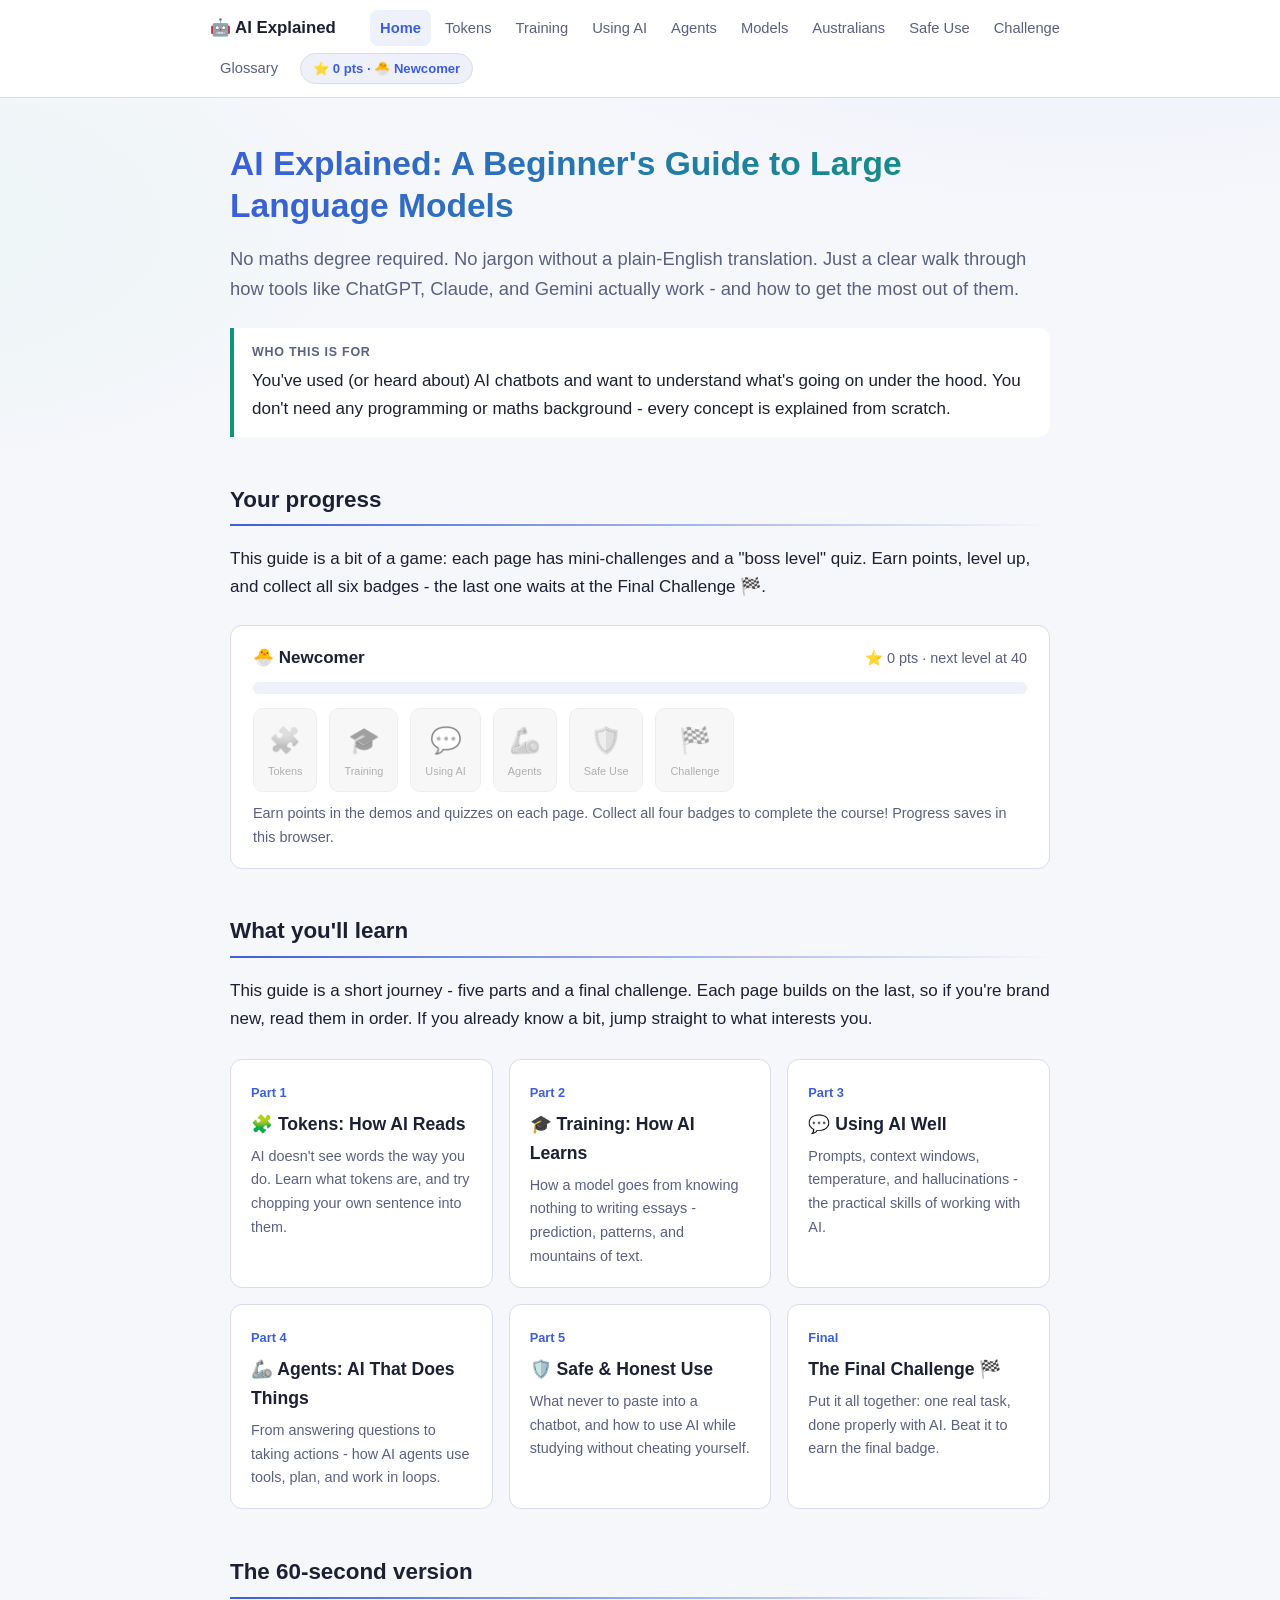
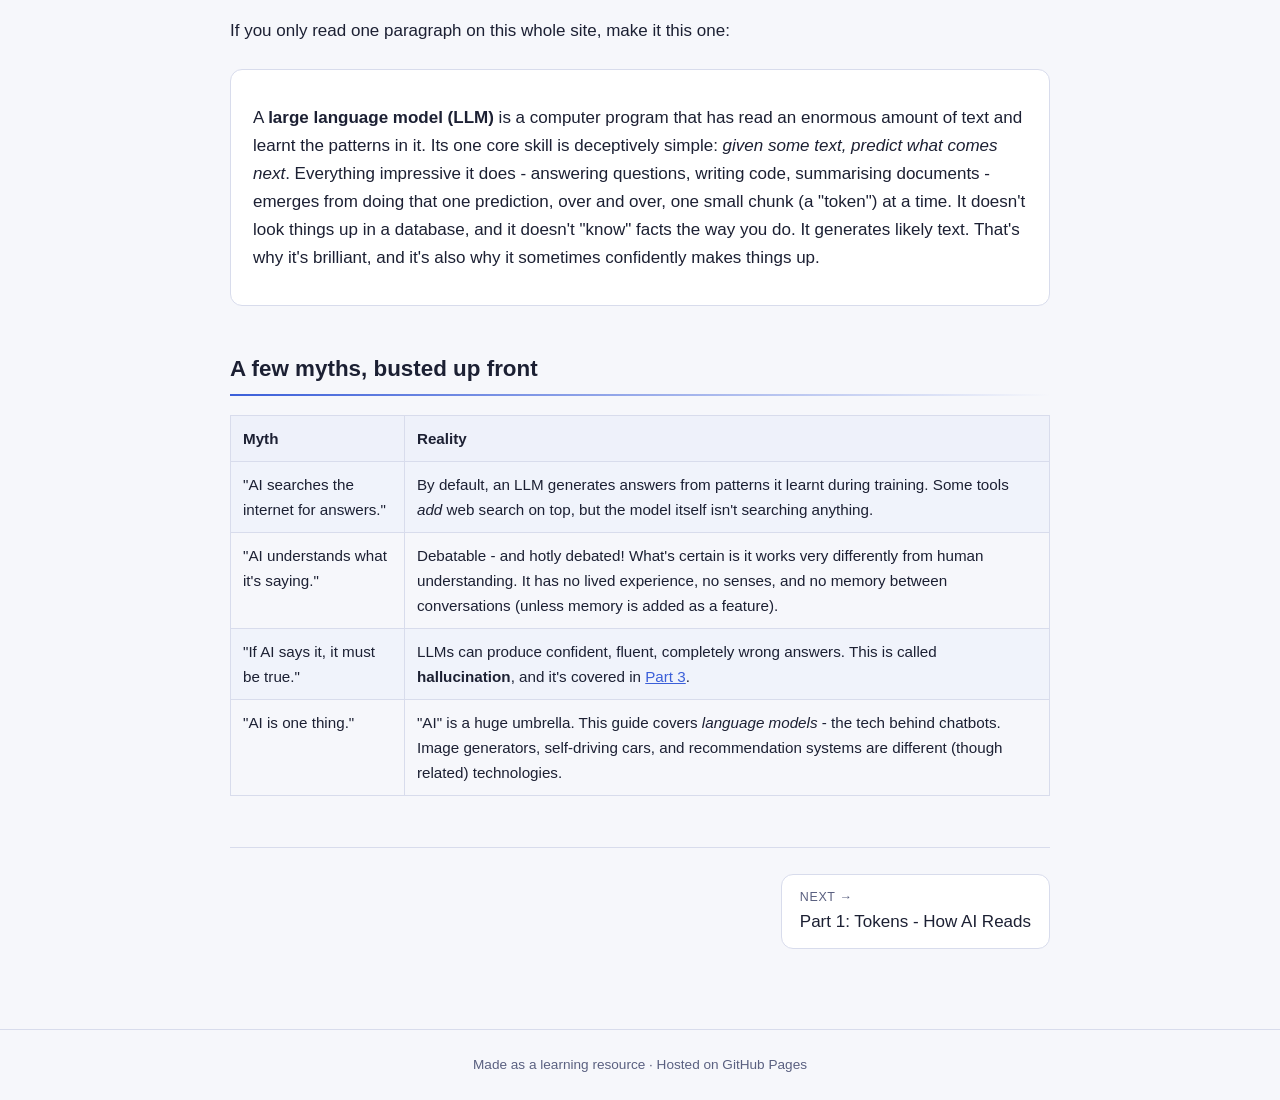
<file: index.html>
<!DOCTYPE html>
<html lang="en-AU">
<head>
<meta charset="UTF-8">
<meta name="viewport" content="width=device-width, initial-scale=1.0">
<title>AI Explained - A Beginner's Guide to LLMs</title>
<meta name="description" content="A plain-English guide to how AI and large language models actually work - tokens, training, prompting, and agents.">
<link rel="stylesheet" href="style.css">
</head>
<body>
<nav>
  <div class="nav-inner">
    <a class="brand" href="index.html">🤖 AI Explained</a>
    <a class="navlink active" href="index.html">Home</a>
    <a class="navlink" href="tokens.html">Tokens</a>
    <a class="navlink" href="training.html">Training</a>
    <a class="navlink" href="using-ai.html">Using AI</a>
    <a class="navlink" href="agents.html">Agents</a>
    <a class="navlink" href="models.html">Models</a>
    <a class="navlink" href="australians.html">Australians</a>
    <a class="navlink" href="safety.html">Safe Use</a>
    <a class="navlink" href="final-challenge.html">Challenge</a>
    <a class="navlink" href="glossary.html">Glossary</a>
  </div>
</nav>

<main>
  <h1>AI Explained: A Beginner's Guide to Large Language Models</h1>
  <p class="lead">No maths degree required. No jargon without a plain-English translation. Just a clear walk through how tools like ChatGPT, Claude, and Gemini actually work - and how to get the most out of them.</p>

  <div class="callout tip">
    <span class="label">Who this is for</span>
    You've used (or heard about) AI chatbots and want to understand what's going on under the hood. You don't need any programming or maths background - every concept is explained from scratch.
  </div>

  <h2>Your progress</h2>
  <p>This guide is a bit of a game: each page has mini-challenges and a "boss level" quiz. Earn points, level up, and collect all six badges - the last one waits at the Final Challenge 🏁.</p>
  <div id="progress-dash"></div>

  <h2>What you'll learn</h2>
  <p>This guide is a short journey - five parts and a final challenge. Each page builds on the last, so if you're brand new, read them in order. If you already know a bit, jump straight to what interests you.</p>

  <div class="topic-grid">
    <a href="tokens.html">
      <span class="num">Part 1</span>
      <h3>🧩 Tokens: How AI Reads</h3>
      <p>AI doesn't see words the way you do. Learn what tokens are, and try chopping your own sentence into them.</p>
    </a>
    <a href="training.html">
      <span class="num">Part 2</span>
      <h3>🎓 Training: How AI Learns</h3>
      <p>How a model goes from knowing nothing to writing essays - prediction, patterns, and mountains of text.</p>
    </a>
    <a href="using-ai.html">
      <span class="num">Part 3</span>
      <h3>💬 Using AI Well</h3>
      <p>Prompts, context windows, temperature, and hallucinations - the practical skills of working with AI.</p>
    </a>
    <a href="agents.html">
      <span class="num">Part 4</span>
      <h3>🦾 Agents: AI That Does Things</h3>
      <p>From answering questions to taking actions - how AI agents use tools, plan, and work in loops.</p>
    </a>
    <a href="safety.html">
      <span class="num">Part 5</span>
      <h3>🛡️ Safe &amp; Honest Use</h3>
      <p>What never to paste into a chatbot, and how to use AI while studying without cheating yourself.</p>
    </a>
    <a href="final-challenge.html">
      <span class="num">Final</span>
      <h3>The Final Challenge 🏁</h3>
      <p>Put it all together: one real task, done properly with AI. Beat it to earn the final badge.</p>
    </a>
  </div>

  <h2>The 60-second version</h2>
  <p>If you only read one paragraph on this whole site, make it this one:</p>
  <div class="card">
    <p>A <strong>large language model (LLM)</strong> is a computer program that has read an enormous amount of text and learnt the patterns in it. Its one core skill is deceptively simple: <em>given some text, predict what comes next</em>. Everything impressive it does - answering questions, writing code, summarising documents - emerges from doing that one prediction, over and over, one small chunk (a "token") at a time. It doesn't look things up in a database, and it doesn't "know" facts the way you do. It generates likely text. That's why it's brilliant, and it's also why it sometimes confidently makes things up.</p>
  </div>

  <h2>A few myths, busted up front</h2>
  <table>
    <tr><th>Myth</th><th>Reality</th></tr>
    <tr>
      <td>"AI searches the internet for answers."</td>
      <td>By default, an LLM generates answers from patterns it learnt during training. Some tools <em>add</em> web search on top, but the model itself isn't searching anything.</td>
    </tr>
    <tr>
      <td>"AI understands what it's saying."</td>
      <td>Debatable - and hotly debated! What's certain is it works very differently from human understanding. It has no lived experience, no senses, and no memory between conversations (unless memory is added as a feature).</td>
    </tr>
    <tr>
      <td>"If AI says it, it must be true."</td>
      <td>LLMs can produce confident, fluent, completely wrong answers. This is called <strong>hallucination</strong>, and it's covered in <a href="using-ai.html">Part 3</a>.</td>
    </tr>
    <tr>
      <td>"AI is one thing."</td>
      <td>"AI" is a huge umbrella. This guide covers <em>language models</em> - the tech behind chatbots. Image generators, self-driving cars, and recommendation systems are different (though related) technologies.</td>
    </tr>
  </table>

  <div class="pager">
    <span></span>
    <a href="tokens.html"><span class="dir">Next →</span> Part 1: Tokens - How AI Reads</a>
  </div>
</main>

<footer>Made as a learning resource · Hosted on GitHub Pages</footer>
<script src="quiz.js"></script>
</body>
</html>
</file>
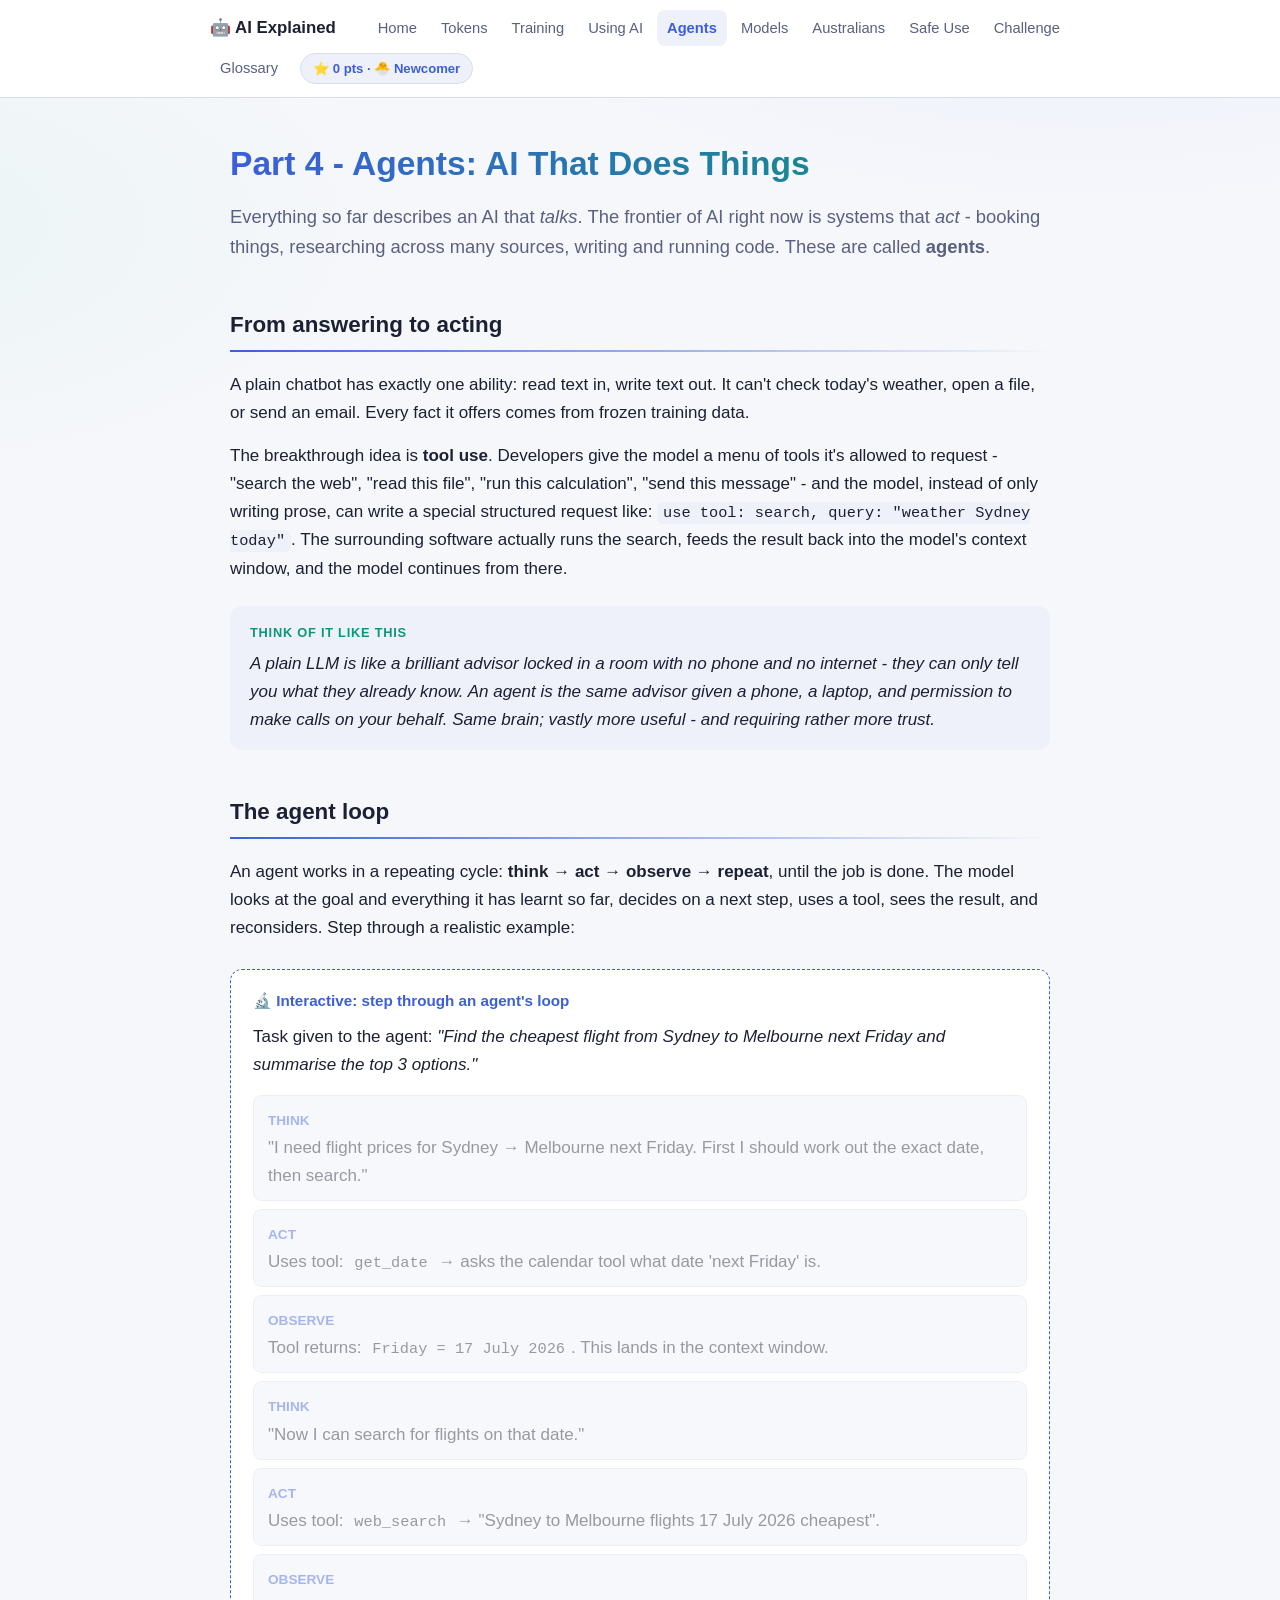
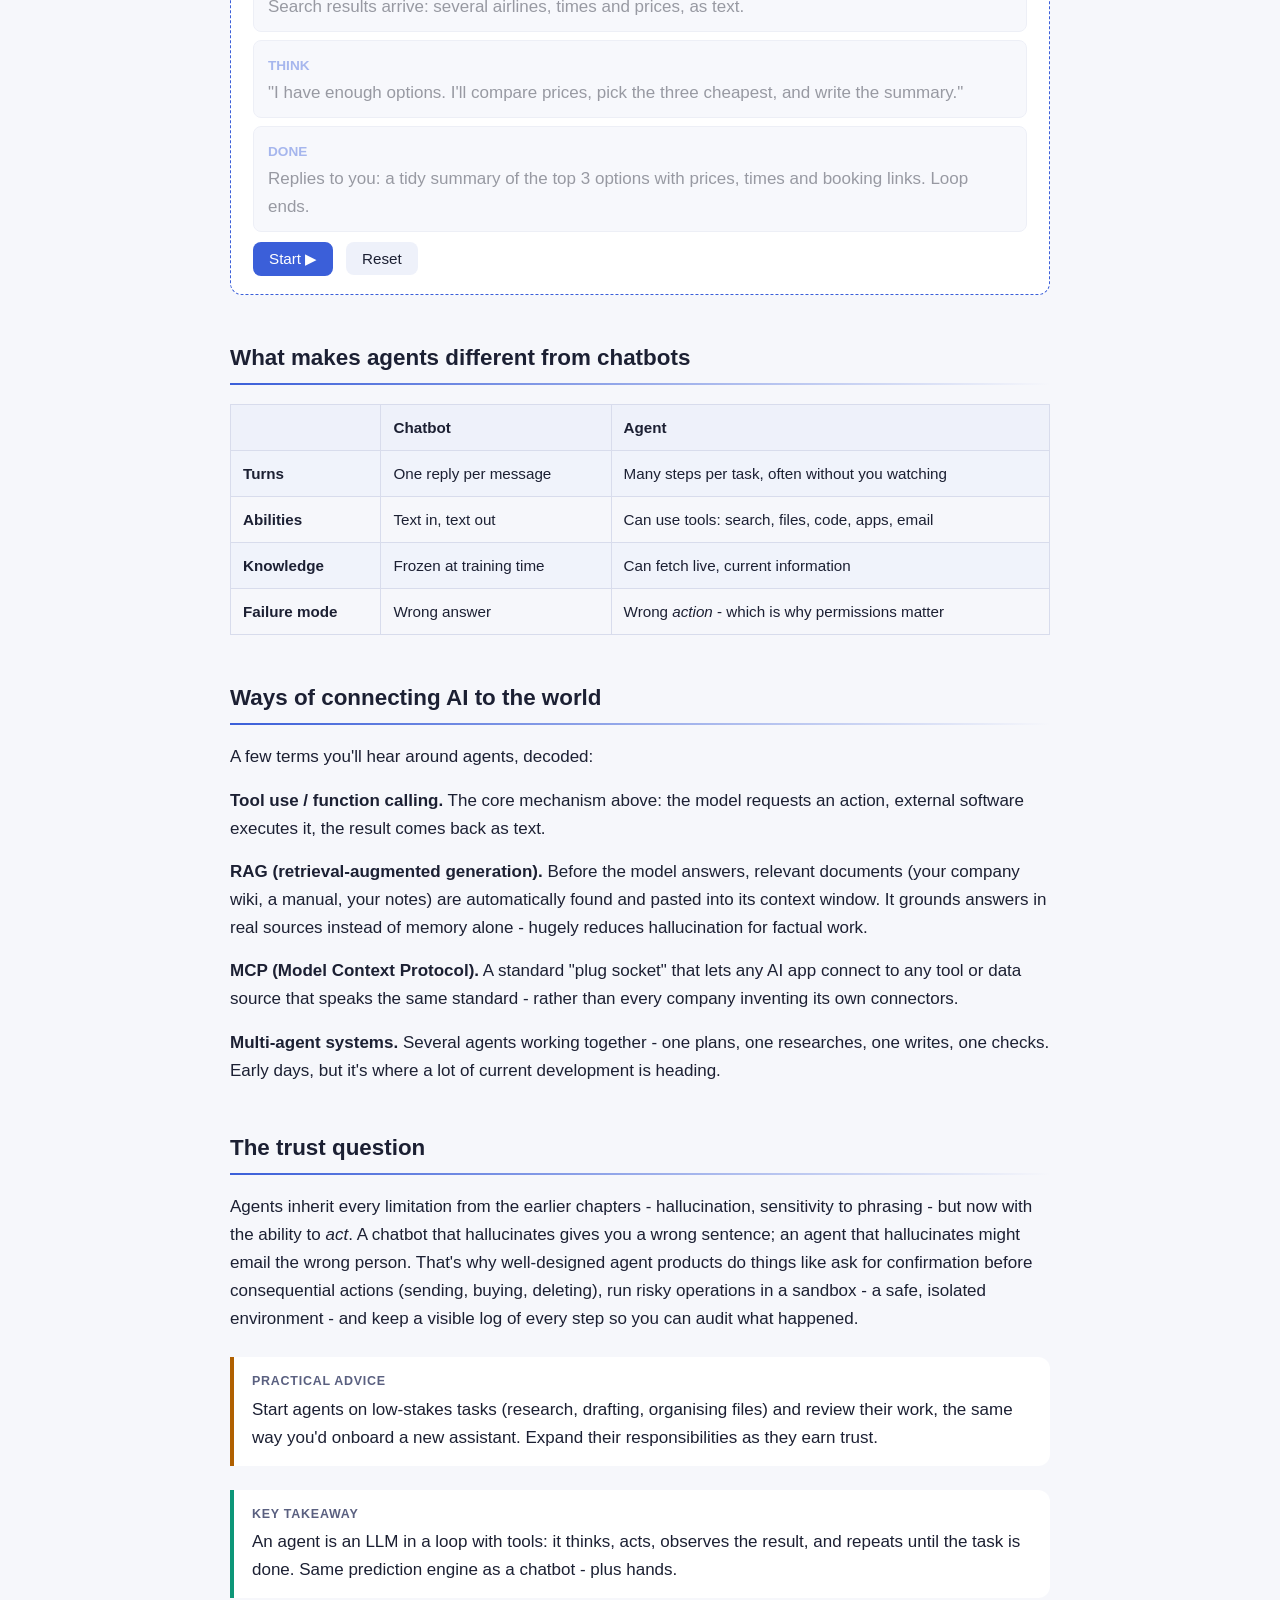
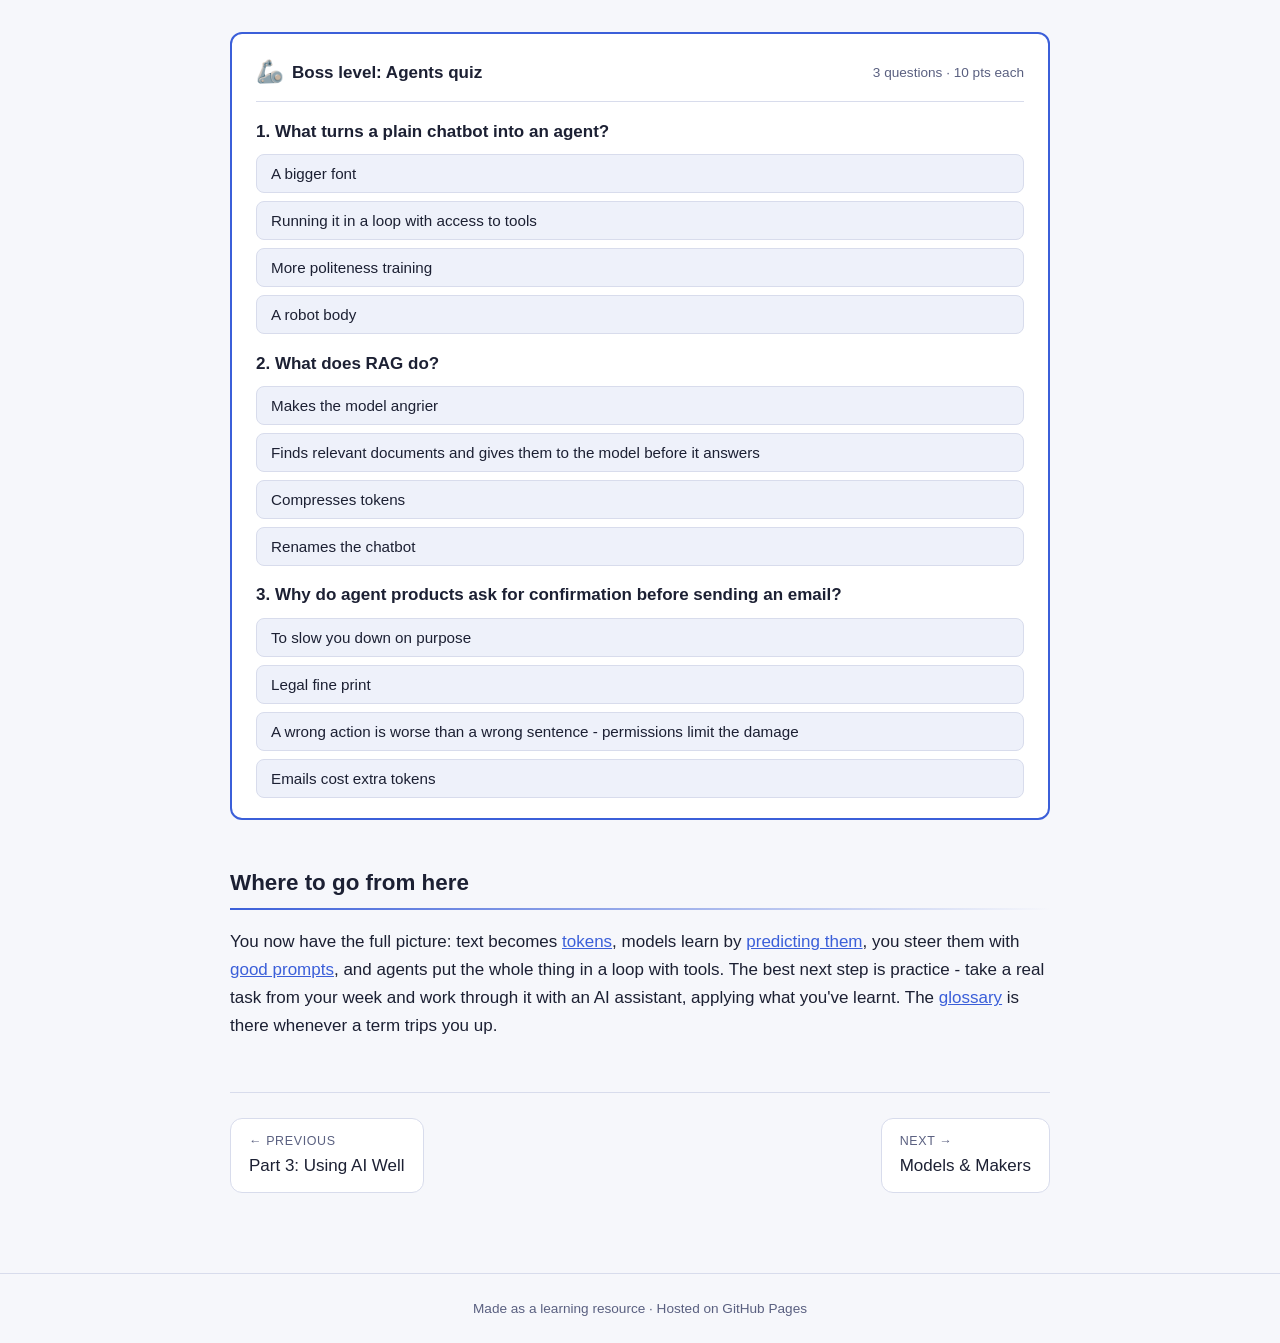
<file: agents.html>
<!DOCTYPE html>
<html lang="en-AU">
<head>
<meta charset="UTF-8">
<meta name="viewport" content="width=device-width, initial-scale=1.0">
<title>Agents: AI That Does Things - AI Explained</title>
<link rel="stylesheet" href="style.css">
</head>
<body>
<nav>
  <div class="nav-inner">
    <a class="brand" href="index.html">🤖 AI Explained</a>
    <a class="navlink" href="index.html">Home</a>
    <a class="navlink" href="tokens.html">Tokens</a>
    <a class="navlink" href="training.html">Training</a>
    <a class="navlink" href="using-ai.html">Using AI</a>
    <a class="navlink active" href="agents.html">Agents</a>
    <a class="navlink" href="models.html">Models</a>
    <a class="navlink" href="australians.html">Australians</a>
    <a class="navlink" href="safety.html">Safe Use</a>
    <a class="navlink" href="final-challenge.html">Challenge</a>
    <a class="navlink" href="glossary.html">Glossary</a>
  </div>
</nav>

<main>
  <h1>Part 4 - Agents: AI That Does Things</h1>
  <p class="lead">Everything so far describes an AI that <em>talks</em>. The frontier of AI right now is systems that <em>act</em> - booking things, researching across many sources, writing and running code. These are called <strong>agents</strong>.</p>

  <h2>From answering to acting</h2>
  <p>A plain chatbot has exactly one ability: read text in, write text out. It can't check today's weather, open a file, or send an email. Every fact it offers comes from frozen training data.</p>
  <p>The breakthrough idea is <strong>tool use</strong>. Developers give the model a menu of tools it's allowed to request - "search the web", "read this file", "run this calculation", "send this message" - and the model, instead of only writing prose, can write a special structured request like: <code>use tool: search, query: "weather Sydney today"</code>. The surrounding software actually runs the search, feeds the result back into the model's context window, and the model continues from there.</p>

  <div class="analogy">
    A plain LLM is like a brilliant advisor locked in a room with no phone and no internet - they can only tell you what they already know. An agent is the same advisor given a phone, a laptop, and permission to make calls on your behalf. Same brain; vastly more useful - and requiring rather more trust.
  </div>

  <h2>The agent loop</h2>
  <p>An agent works in a repeating cycle: <strong>think → act → observe → repeat</strong>, until the job is done. The model looks at the goal and everything it has learnt so far, decides on a next step, uses a tool, sees the result, and reconsiders. Step through a realistic example:</p>

  <div class="demo">
    <div class="demo-title">🔬 Interactive: step through an agent's loop</div>
    <p style="margin-top:0">Task given to the agent: <em>"Find the cheapest flight from Sydney to Melbourne next Friday and summarise the top 3 options."</em></p>
    <div class="loop-steps" id="loop-steps"></div>
    <button id="loop-next">Start ▶</button>
    <button id="loop-reset" style="background:var(--surface-2);color:var(--text);margin-left:8px">Reset</button>
  </div>

  <h2>What makes agents different from chatbots</h2>
  <table>
    <tr><th></th><th>Chatbot</th><th>Agent</th></tr>
    <tr><td><strong>Turns</strong></td><td>One reply per message</td><td>Many steps per task, often without you watching</td></tr>
    <tr><td><strong>Abilities</strong></td><td>Text in, text out</td><td>Can use tools: search, files, code, apps, email</td></tr>
    <tr><td><strong>Knowledge</strong></td><td>Frozen at training time</td><td>Can fetch live, current information</td></tr>
    <tr><td><strong>Failure mode</strong></td><td>Wrong answer</td><td>Wrong <em>action</em> - which is why permissions matter</td></tr>
  </table>

  <h2>Ways of connecting AI to the world</h2>
  <p>A few terms you'll hear around agents, decoded:</p>
  <p><strong>Tool use / function calling.</strong> The core mechanism above: the model requests an action, external software executes it, the result comes back as text.</p>
  <p><strong>RAG (retrieval-augmented generation).</strong> Before the model answers, relevant documents (your company wiki, a manual, your notes) are automatically found and pasted into its context window. It grounds answers in real sources instead of memory alone - hugely reduces hallucination for factual work.</p>
  <p><strong>MCP (Model Context Protocol).</strong> A standard "plug socket" that lets any AI app connect to any tool or data source that speaks the same standard - rather than every company inventing its own connectors.</p>
  <p><strong>Multi-agent systems.</strong> Several agents working together - one plans, one researches, one writes, one checks. Early days, but it's where a lot of current development is heading.</p>

  <h2>The trust question</h2>
  <p>Agents inherit every limitation from the earlier chapters - hallucination, sensitivity to phrasing - but now with the ability to <em>act</em>. A chatbot that hallucinates gives you a wrong sentence; an agent that hallucinates might email the wrong person. That's why well-designed agent products do things like ask for confirmation before consequential actions (sending, buying, deleting), run risky operations in a sandbox - a safe, isolated environment - and keep a visible log of every step so you can audit what happened.</p>

  <div class="callout warn">
    <span class="label">Practical advice</span>
    Start agents on low-stakes tasks (research, drafting, organising files) and review their work, the same way you'd onboard a new assistant. Expand their responsibilities as they earn trust.
  </div>

  <div class="callout tip">
    <span class="label">Key takeaway</span>
    An agent is an LLM in a loop with tools: it thinks, acts, observes the result, and repeats until the task is done. Same prediction engine as a chatbot - plus hands.
  </div>

  <div class="quiz" data-quiz="agents"></div>

  <h2>Where to go from here</h2>
  <p>You now have the full picture: text becomes <a href="tokens.html">tokens</a>, models learn by <a href="training.html">predicting them</a>, you steer them with <a href="using-ai.html">good prompts</a>, and agents put the whole thing in a loop with tools. The best next step is practice - take a real task from your week and work through it with an AI assistant, applying what you've learnt. The <a href="glossary.html">glossary</a> is there whenever a term trips you up.</p>

  <div class="pager">
    <a href="using-ai.html"><span class="dir">← Previous</span> Part 3: Using AI Well</a>
    <a href="models.html"><span class="dir">Next →</span> Models &amp; Makers</a>
  </div>
</main>

<footer>Made as a learning resource · Hosted on GitHub Pages</footer>

<script>
(function () {
  const STEPS = [
    ["THINK", "\"I need flight prices for Sydney → Melbourne next Friday. First I should work out the exact date, then search.\""],
    ["ACT", "Uses tool: <code>get_date</code> → asks the calendar tool what date 'next Friday' is."],
    ["OBSERVE", "Tool returns: <code>Friday = 17 July 2026</code>. This lands in the context window."],
    ["THINK", "\"Now I can search for flights on that date.\""],
    ["ACT", "Uses tool: <code>web_search</code> → \"Sydney to Melbourne flights 17 July 2026 cheapest\"."],
    ["OBSERVE", "Search results arrive: several airlines, times and prices, as text."],
    ["THINK", "\"I have enough options. I'll compare prices, pick the three cheapest, and write the summary.\""],
    ["DONE", "Replies to you: a tidy summary of the top 3 options with prices, times and booking links. Loop ends."]
  ];
  const wrap = document.getElementById("loop-steps");
  const btn = document.getElementById("loop-next");
  const reset = document.getElementById("loop-reset");
  let idx = -1;

  STEPS.forEach(([label, text]) => {
    const div = document.createElement("div");
    div.className = "loop-step";
    div.innerHTML = '<span class="step-label">' + label + '</span><br>' + text;
    wrap.appendChild(div);
  });
  const nodes = wrap.children;

  btn.addEventListener("click", () => {
    if (idx < STEPS.length - 1) {
      idx++;
      for (let i = 0; i < nodes.length; i++) nodes[i].classList.toggle("active", i === idx);
      btn.textContent = idx === STEPS.length - 1 ? "Finished ✓" : "Next step ▶";
      nodes[idx].scrollIntoView({ block: "nearest", behavior: "smooth" });
      if (idx === STEPS.length - 1 && window.AIEX && AIEX.award("agents-loop-complete", 10)) {
        AIEX.floatPoints(btn, 10);
      }
    }
  });
  reset.addEventListener("click", () => {
    idx = -1;
    for (let i = 0; i < nodes.length; i++) nodes[i].classList.remove("active");
    btn.textContent = "Start ▶";
  });
})();
</script>
<script src="quiz.js"></script>
</body>
</html>
</file>
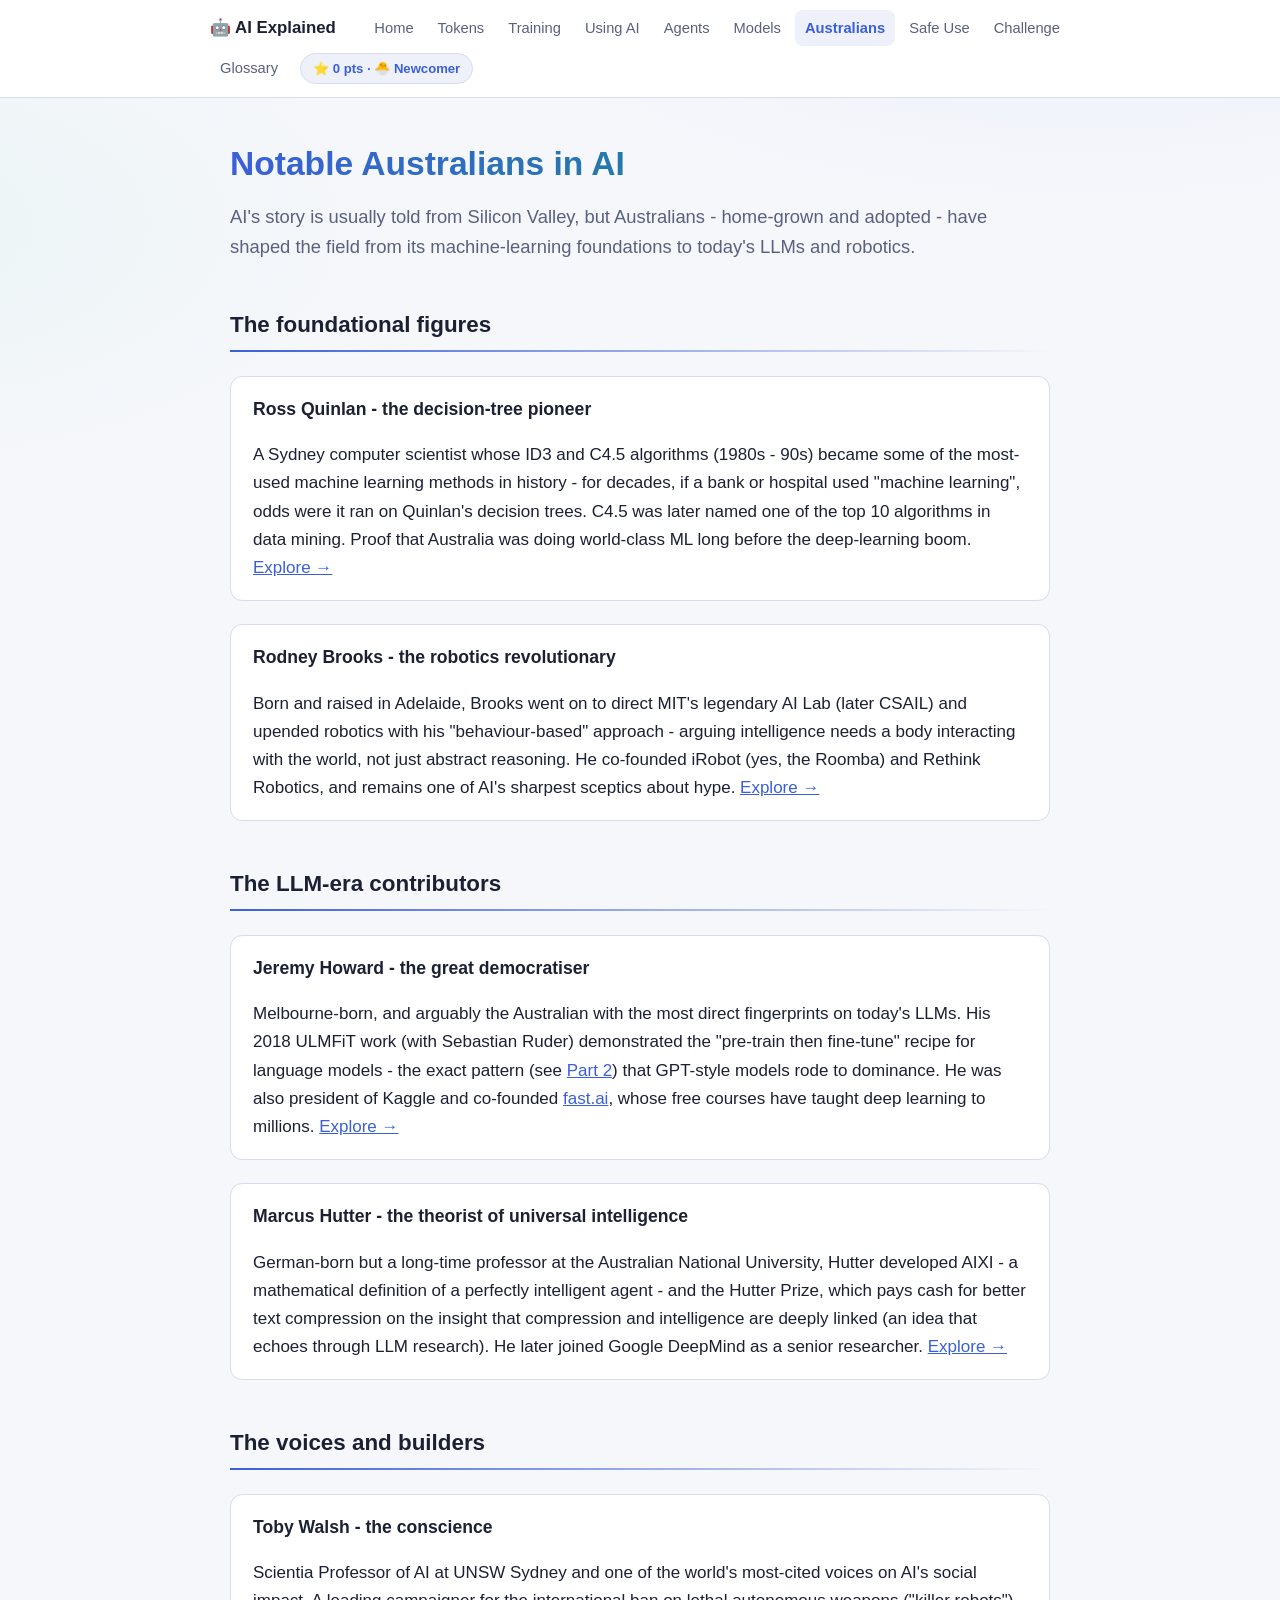
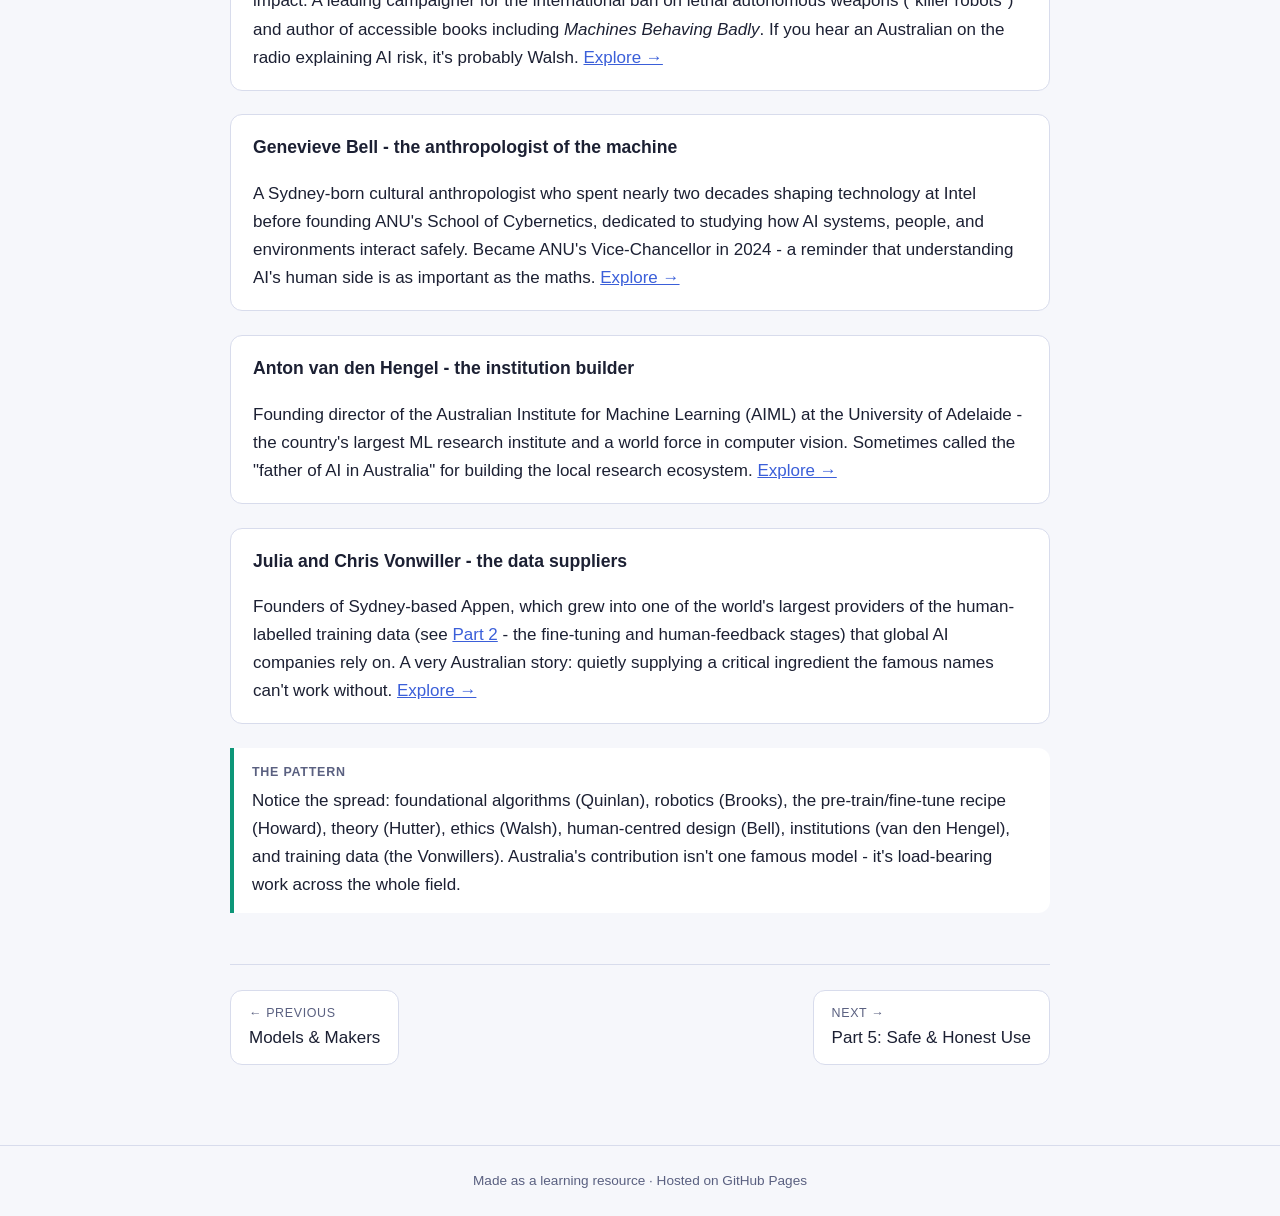
<file: australians.html>
<!DOCTYPE html>
<html lang="en-AU">
<head>
<meta charset="UTF-8">
<meta name="viewport" content="width=device-width, initial-scale=1.0">
<title>Notable Australians in AI - AI Explained</title>
<link rel="stylesheet" href="style.css">
</head>
<body>
<nav>
  <div class="nav-inner">
    <a class="brand" href="index.html">🤖 AI Explained</a>
    <a class="navlink" href="index.html">Home</a>
    <a class="navlink" href="tokens.html">Tokens</a>
    <a class="navlink" href="training.html">Training</a>
    <a class="navlink" href="using-ai.html">Using AI</a>
    <a class="navlink" href="agents.html">Agents</a>
    <a class="navlink" href="models.html">Models</a>
    <a class="navlink active" href="australians.html">Australians</a>
    <a class="navlink" href="safety.html">Safe Use</a>
    <a class="navlink" href="final-challenge.html">Challenge</a>
    <a class="navlink" href="glossary.html">Glossary</a>
  </div>
</nav>

<main>
  <h1>Notable Australians in AI</h1>
  <p class="lead">AI's story is usually told from Silicon Valley, but Australians - home-grown and adopted - have shaped the field from its machine-learning foundations to today's LLMs and robotics.</p>

  <h2>The foundational figures</h2>

  <div class="card">
    <h3 style="margin-top:0">Ross Quinlan - the decision-tree pioneer</h3>
    <p style="margin-bottom:0">A Sydney computer scientist whose ID3 and C4.5 algorithms (1980s - 90s) became some of the most-used machine learning methods in history - for decades, if a bank or hospital used "machine learning", odds were it ran on Quinlan's decision trees. C4.5 was later named one of the top 10 algorithms in data mining. Proof that Australia was doing world-class ML long before the deep-learning boom. <a href="https://en.wikipedia.org/wiki/Ross_Quinlan" target="_blank" rel="noopener">Explore →</a></p>
  </div>

  <div class="card">
    <h3 style="margin-top:0">Rodney Brooks - the robotics revolutionary</h3>
    <p style="margin-bottom:0">Born and raised in Adelaide, Brooks went on to direct MIT's legendary AI Lab (later CSAIL) and upended robotics with his "behaviour-based" approach - arguing intelligence needs a body interacting with the world, not just abstract reasoning. He co-founded iRobot (yes, the Roomba) and Rethink Robotics, and remains one of AI's sharpest sceptics about hype. <a href="https://rodneybrooks.com/" target="_blank" rel="noopener">Explore →</a></p>
  </div>

  <h2>The LLM-era contributors</h2>

  <div class="card">
    <h3 style="margin-top:0">Jeremy Howard - the great democratiser</h3>
    <p style="margin-bottom:0">Melbourne-born, and arguably the Australian with the most direct fingerprints on today's LLMs. His 2018 ULMFiT work (with Sebastian Ruder) demonstrated the "pre-train then fine-tune" recipe for language models - the exact pattern (see <a href="training.html">Part 2</a>) that GPT-style models rode to dominance. He was also president of Kaggle and co-founded <a href="https://www.fast.ai/" target="_blank" rel="noopener">fast.ai</a>, whose free courses have taught deep learning to millions. <a href="https://en.wikipedia.org/wiki/Jeremy_Howard_(entrepreneur)" target="_blank" rel="noopener">Explore →</a></p>
  </div>

  <div class="card">
    <h3 style="margin-top:0">Marcus Hutter - the theorist of universal intelligence</h3>
    <p style="margin-bottom:0">German-born but a long-time professor at the Australian National University, Hutter developed AIXI - a mathematical definition of a perfectly intelligent agent - and the Hutter Prize, which pays cash for better text compression on the insight that compression and intelligence are deeply linked (an idea that echoes through LLM research). He later joined Google DeepMind as a senior researcher. <a href="http://www.hutter1.net/" target="_blank" rel="noopener">Explore →</a></p>
  </div>

  <h2>The voices and builders</h2>

  <div class="card">
    <h3 style="margin-top:0">Toby Walsh - the conscience</h3>
    <p style="margin-bottom:0">Scientia Professor of AI at UNSW Sydney and one of the world's most-cited voices on AI's social impact. A leading campaigner for the international ban on lethal autonomous weapons ("killer robots") and author of accessible books including <em>Machines Behaving Badly</em>. If you hear an Australian on the radio explaining AI risk, it's probably Walsh. <a href="https://www.cse.unsw.edu.au/~tw/" target="_blank" rel="noopener">Explore →</a></p>
  </div>

  <div class="card">
    <h3 style="margin-top:0">Genevieve Bell - the anthropologist of the machine</h3>
    <p style="margin-bottom:0">A Sydney-born cultural anthropologist who spent nearly two decades shaping technology at Intel before founding ANU's School of Cybernetics, dedicated to studying how AI systems, people, and environments interact safely. Became ANU's Vice-Chancellor in 2024 - a reminder that understanding AI's human side is as important as the maths. <a href="https://en.wikipedia.org/wiki/Genevieve_Bell" target="_blank" rel="noopener">Explore →</a></p>
  </div>

  <div class="card">
    <h3 style="margin-top:0">Anton van den Hengel - the institution builder</h3>
    <p style="margin-bottom:0">Founding director of the Australian Institute for Machine Learning (AIML) at the University of Adelaide - the country's largest ML research institute and a world force in computer vision. Sometimes called the "father of AI in Australia" for building the local research ecosystem. <a href="https://www.adelaide.edu.au/aiml/" target="_blank" rel="noopener">Explore →</a></p>
  </div>

  <div class="card">
    <h3 style="margin-top:0">Julia and Chris Vonwiller - the data suppliers</h3>
    <p style="margin-bottom:0">Founders of Sydney-based Appen, which grew into one of the world's largest providers of the human-labelled training data (see <a href="training.html">Part 2</a> - the fine-tuning and human-feedback stages) that global AI companies rely on. A very Australian story: quietly supplying a critical ingredient the famous names can't work without. <a href="https://www.appen.com/" target="_blank" rel="noopener">Explore →</a></p>
  </div>

  <div class="callout tip">
    <span class="label">The pattern</span>
    Notice the spread: foundational algorithms (Quinlan), robotics (Brooks), the pre-train/fine-tune recipe (Howard), theory (Hutter), ethics (Walsh), human-centred design (Bell), institutions (van den Hengel), and training data (the Vonwillers). Australia's contribution isn't one famous model - it's load-bearing work across the whole field.
  </div>

  <div class="pager">
    <a href="models.html"><span class="dir">← Previous</span> Models &amp; Makers</a>
    <a href="safety.html"><span class="dir">Next →</span> Part 5: Safe &amp; Honest Use</a>
  </div>
</main>

<footer>Made as a learning resource · Hosted on GitHub Pages</footer>
<script src="quiz.js"></script>
</body>
</html>
</file>
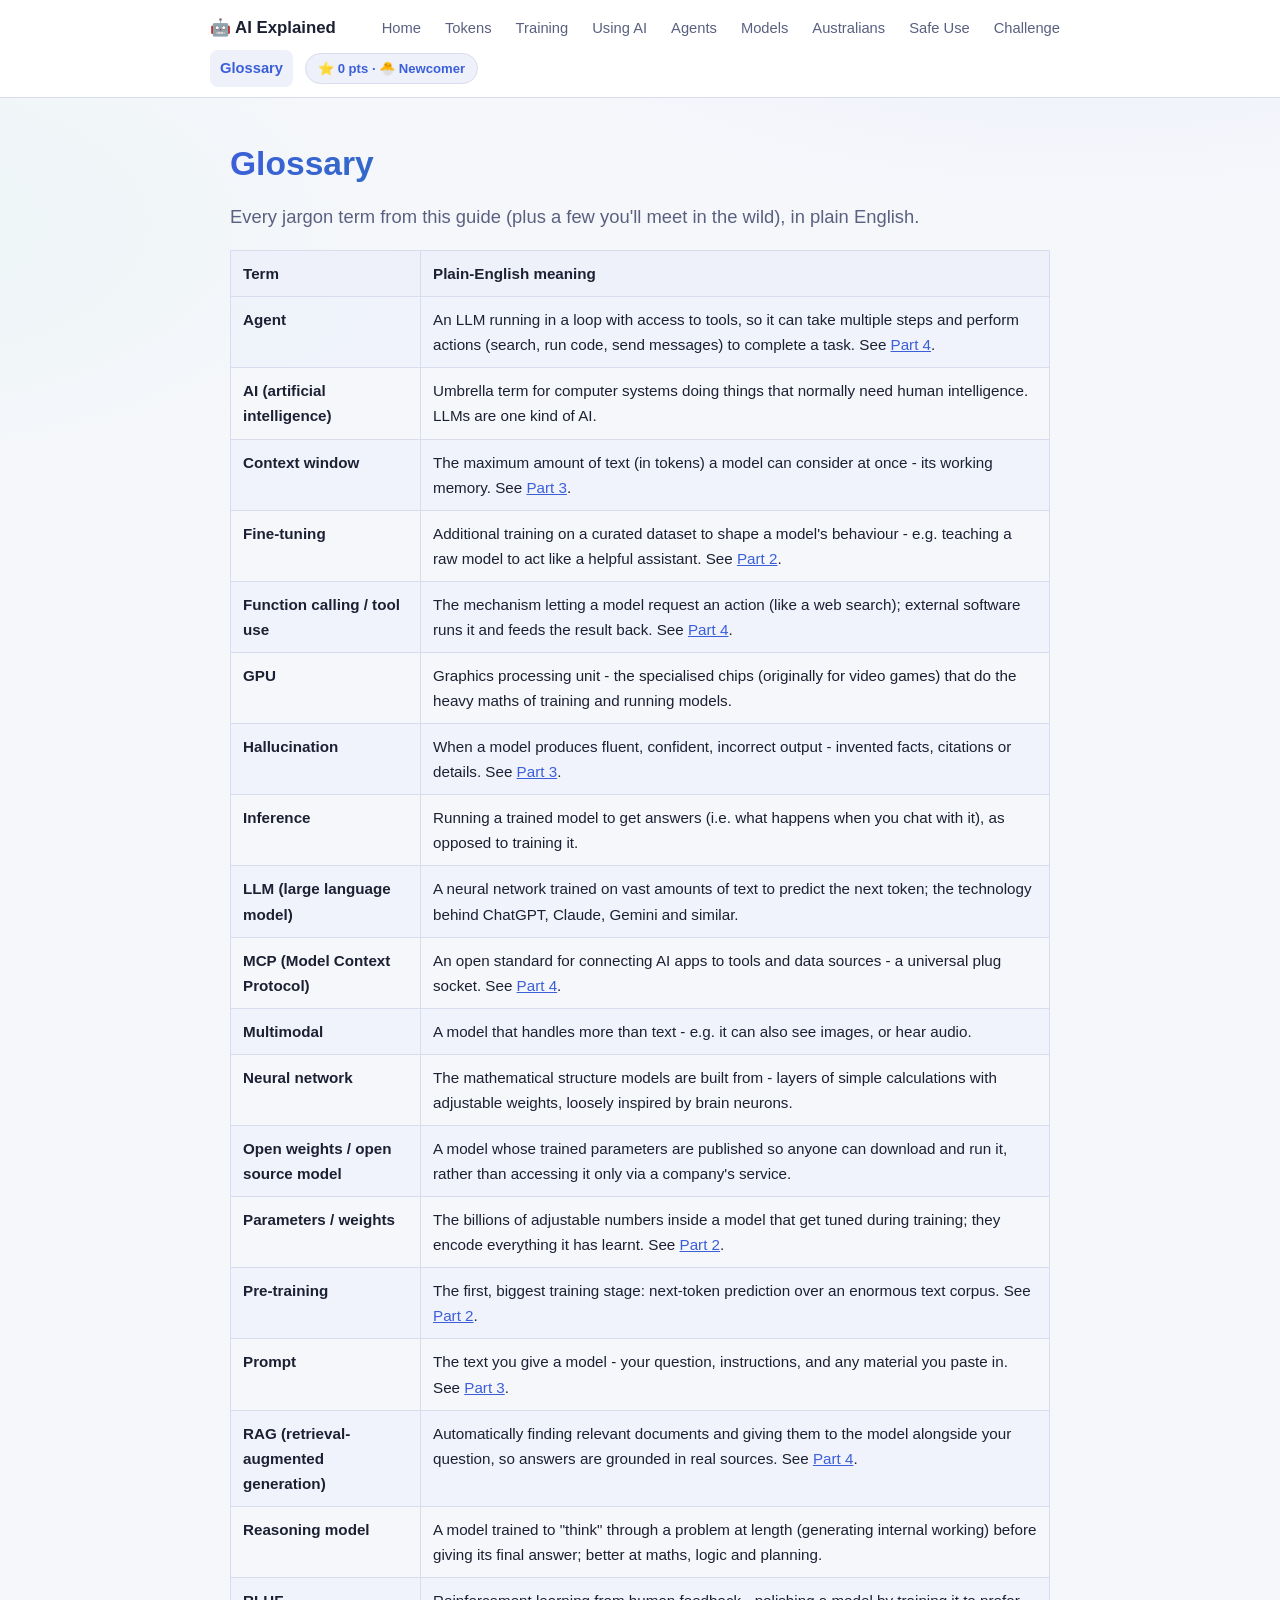
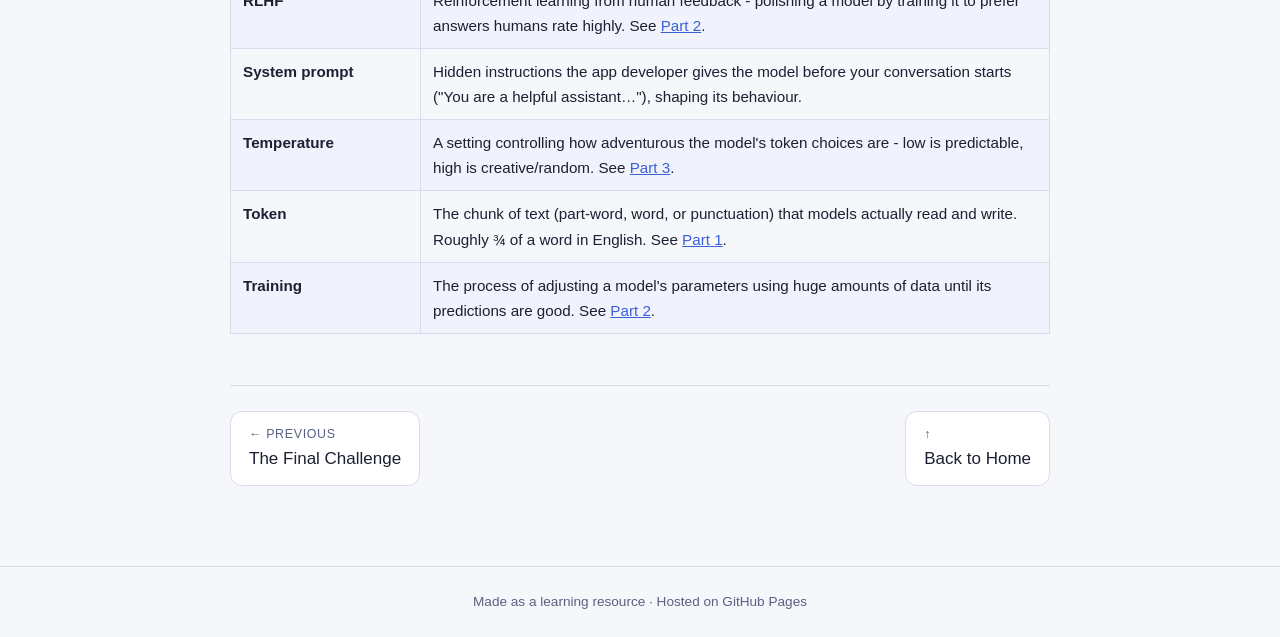
<file: glossary.html>
<!DOCTYPE html>
<html lang="en-AU">
<head>
<meta charset="UTF-8">
<meta name="viewport" content="width=device-width, initial-scale=1.0">
<title>Glossary - AI Explained</title>
<link rel="stylesheet" href="style.css">
</head>
<body>
<nav>
  <div class="nav-inner">
    <a class="brand" href="index.html">🤖 AI Explained</a>
    <a class="navlink" href="index.html">Home</a>
    <a class="navlink" href="tokens.html">Tokens</a>
    <a class="navlink" href="training.html">Training</a>
    <a class="navlink" href="using-ai.html">Using AI</a>
    <a class="navlink" href="agents.html">Agents</a>
    <a class="navlink" href="models.html">Models</a>
    <a class="navlink" href="australians.html">Australians</a>
    <a class="navlink" href="safety.html">Safe Use</a>
    <a class="navlink" href="final-challenge.html">Challenge</a>
    <a class="navlink active" href="glossary.html">Glossary</a>
  </div>
</nav>

<main>
  <h1>Glossary</h1>
  <p class="lead">Every jargon term from this guide (plus a few you'll meet in the wild), in plain English.</p>

  <table>
    <tr><th style="width:190px">Term</th><th>Plain-English meaning</th></tr>
    <tr><td><strong>Agent</strong></td><td>An LLM running in a loop with access to tools, so it can take multiple steps and perform actions (search, run code, send messages) to complete a task. See <a href="agents.html">Part 4</a>.</td></tr>
    <tr><td><strong>AI (artificial intelligence)</strong></td><td>Umbrella term for computer systems doing things that normally need human intelligence. LLMs are one kind of AI.</td></tr>
    <tr><td><strong>Context window</strong></td><td>The maximum amount of text (in tokens) a model can consider at once - its working memory. See <a href="using-ai.html">Part 3</a>.</td></tr>
    <tr><td><strong>Fine-tuning</strong></td><td>Additional training on a curated dataset to shape a model's behaviour - e.g. teaching a raw model to act like a helpful assistant. See <a href="training.html">Part 2</a>.</td></tr>
    <tr><td><strong>Function calling / tool use</strong></td><td>The mechanism letting a model request an action (like a web search); external software runs it and feeds the result back. See <a href="agents.html">Part 4</a>.</td></tr>
    <tr><td><strong>GPU</strong></td><td>Graphics processing unit - the specialised chips (originally for video games) that do the heavy maths of training and running models.</td></tr>
    <tr><td><strong>Hallucination</strong></td><td>When a model produces fluent, confident, incorrect output - invented facts, citations or details. See <a href="using-ai.html">Part 3</a>.</td></tr>
    <tr><td><strong>Inference</strong></td><td>Running a trained model to get answers (i.e. what happens when you chat with it), as opposed to training it.</td></tr>
    <tr><td><strong>LLM (large language model)</strong></td><td>A neural network trained on vast amounts of text to predict the next token; the technology behind ChatGPT, Claude, Gemini and similar.</td></tr>
    <tr><td><strong>MCP (Model Context Protocol)</strong></td><td>An open standard for connecting AI apps to tools and data sources - a universal plug socket. See <a href="agents.html">Part 4</a>.</td></tr>
    <tr><td><strong>Multimodal</strong></td><td>A model that handles more than text - e.g. it can also see images, or hear audio.</td></tr>
    <tr><td><strong>Neural network</strong></td><td>The mathematical structure models are built from - layers of simple calculations with adjustable weights, loosely inspired by brain neurons.</td></tr>
    <tr><td><strong>Open weights / open source model</strong></td><td>A model whose trained parameters are published so anyone can download and run it, rather than accessing it only via a company's service.</td></tr>
    <tr><td><strong>Parameters / weights</strong></td><td>The billions of adjustable numbers inside a model that get tuned during training; they encode everything it has learnt. See <a href="training.html">Part 2</a>.</td></tr>
    <tr><td><strong>Pre-training</strong></td><td>The first, biggest training stage: next-token prediction over an enormous text corpus. See <a href="training.html">Part 2</a>.</td></tr>
    <tr><td><strong>Prompt</strong></td><td>The text you give a model - your question, instructions, and any material you paste in. See <a href="using-ai.html">Part 3</a>.</td></tr>
    <tr><td><strong>RAG (retrieval-augmented generation)</strong></td><td>Automatically finding relevant documents and giving them to the model alongside your question, so answers are grounded in real sources. See <a href="agents.html">Part 4</a>.</td></tr>
    <tr><td><strong>Reasoning model</strong></td><td>A model trained to "think" through a problem at length (generating internal working) before giving its final answer; better at maths, logic and planning.</td></tr>
    <tr><td><strong>RLHF</strong></td><td>Reinforcement learning from human feedback - polishing a model by training it to prefer answers humans rate highly. See <a href="training.html">Part 2</a>.</td></tr>
    <tr><td><strong>System prompt</strong></td><td>Hidden instructions the app developer gives the model before your conversation starts ("You are a helpful assistant…"), shaping its behaviour.</td></tr>
    <tr><td><strong>Temperature</strong></td><td>A setting controlling how adventurous the model's token choices are - low is predictable, high is creative/random. See <a href="using-ai.html">Part 3</a>.</td></tr>
    <tr><td><strong>Token</strong></td><td>The chunk of text (part-word, word, or punctuation) that models actually read and write. Roughly ¾ of a word in English. See <a href="tokens.html">Part 1</a>.</td></tr>
    <tr><td><strong>Training</strong></td><td>The process of adjusting a model's parameters using huge amounts of data until its predictions are good. See <a href="training.html">Part 2</a>.</td></tr>
  </table>

  <div class="pager">
    <a href="final-challenge.html"><span class="dir">← Previous</span> The Final Challenge</a>
    <a href="index.html"><span class="dir">↑</span> Back to Home</a>
  </div>
</main>

<footer>Made as a learning resource · Hosted on GitHub Pages</footer>
<script src="quiz.js"></script>
</body>
</html>
</file>
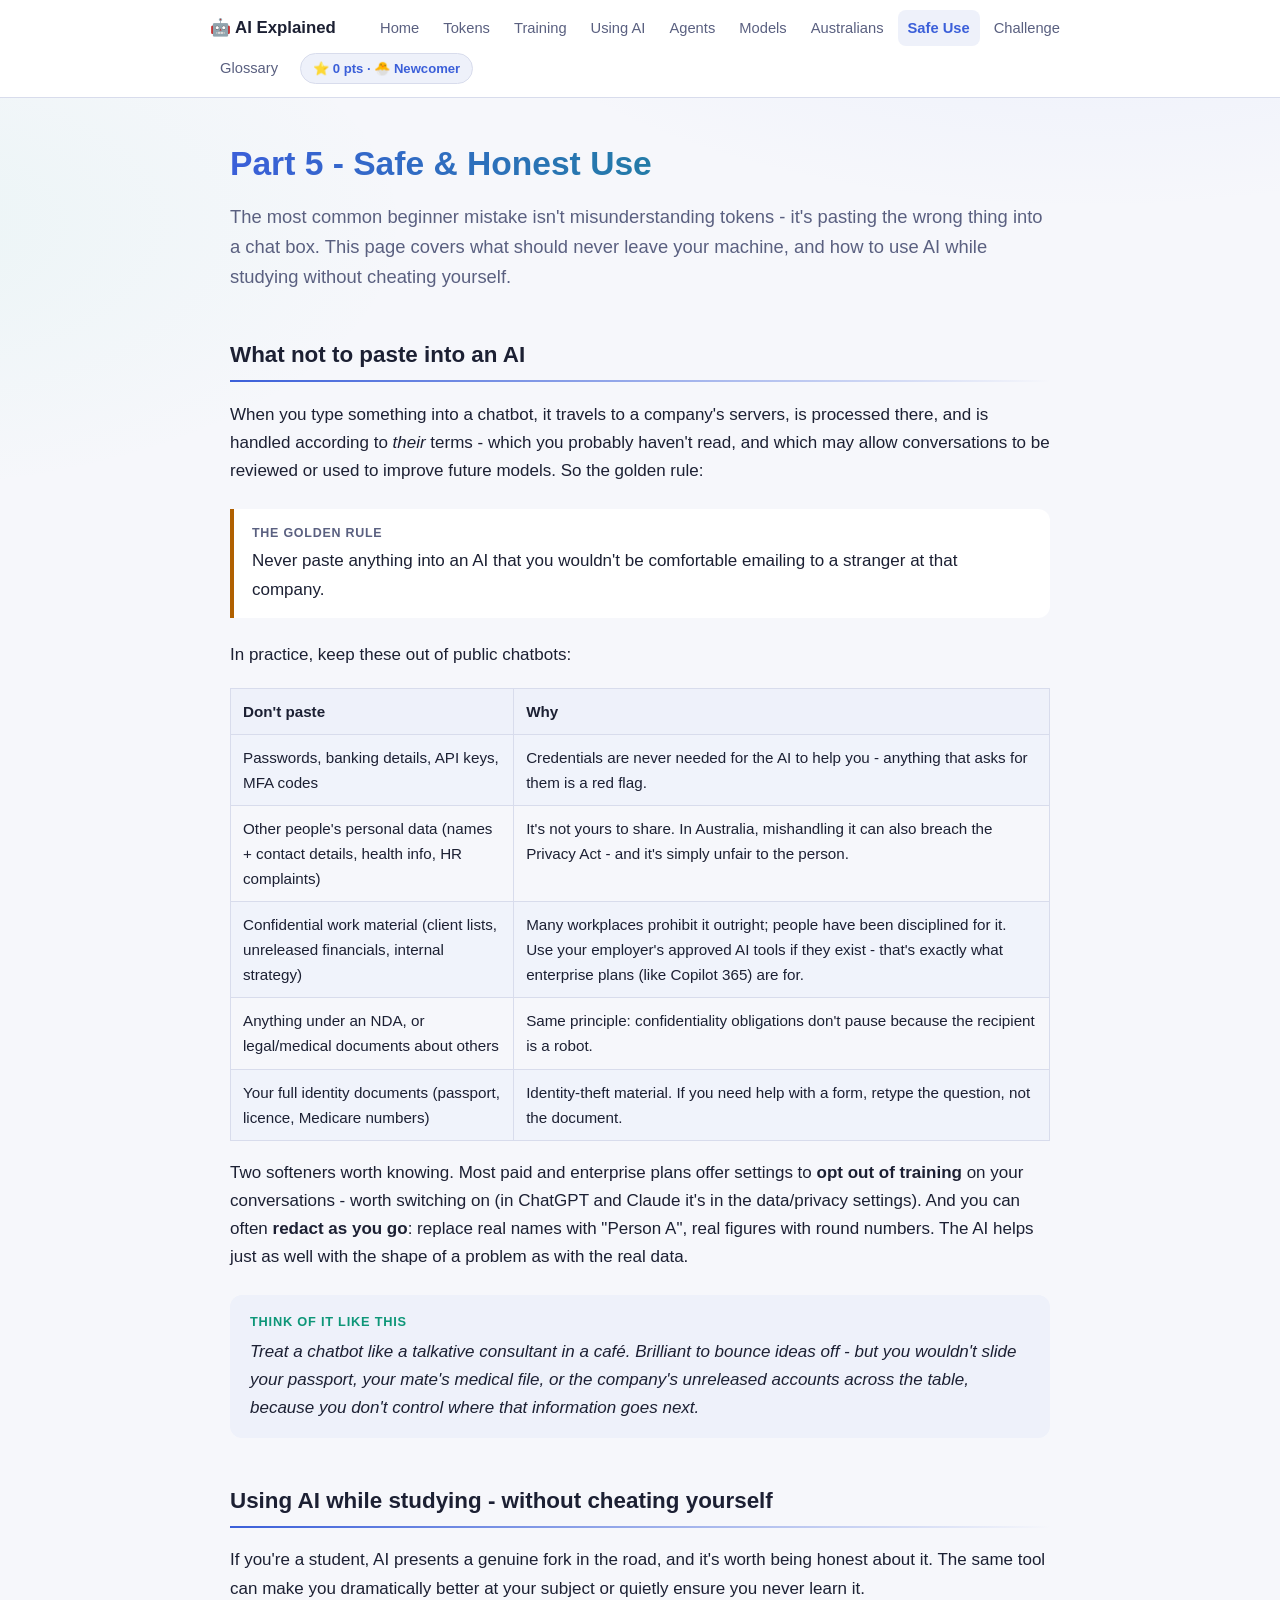
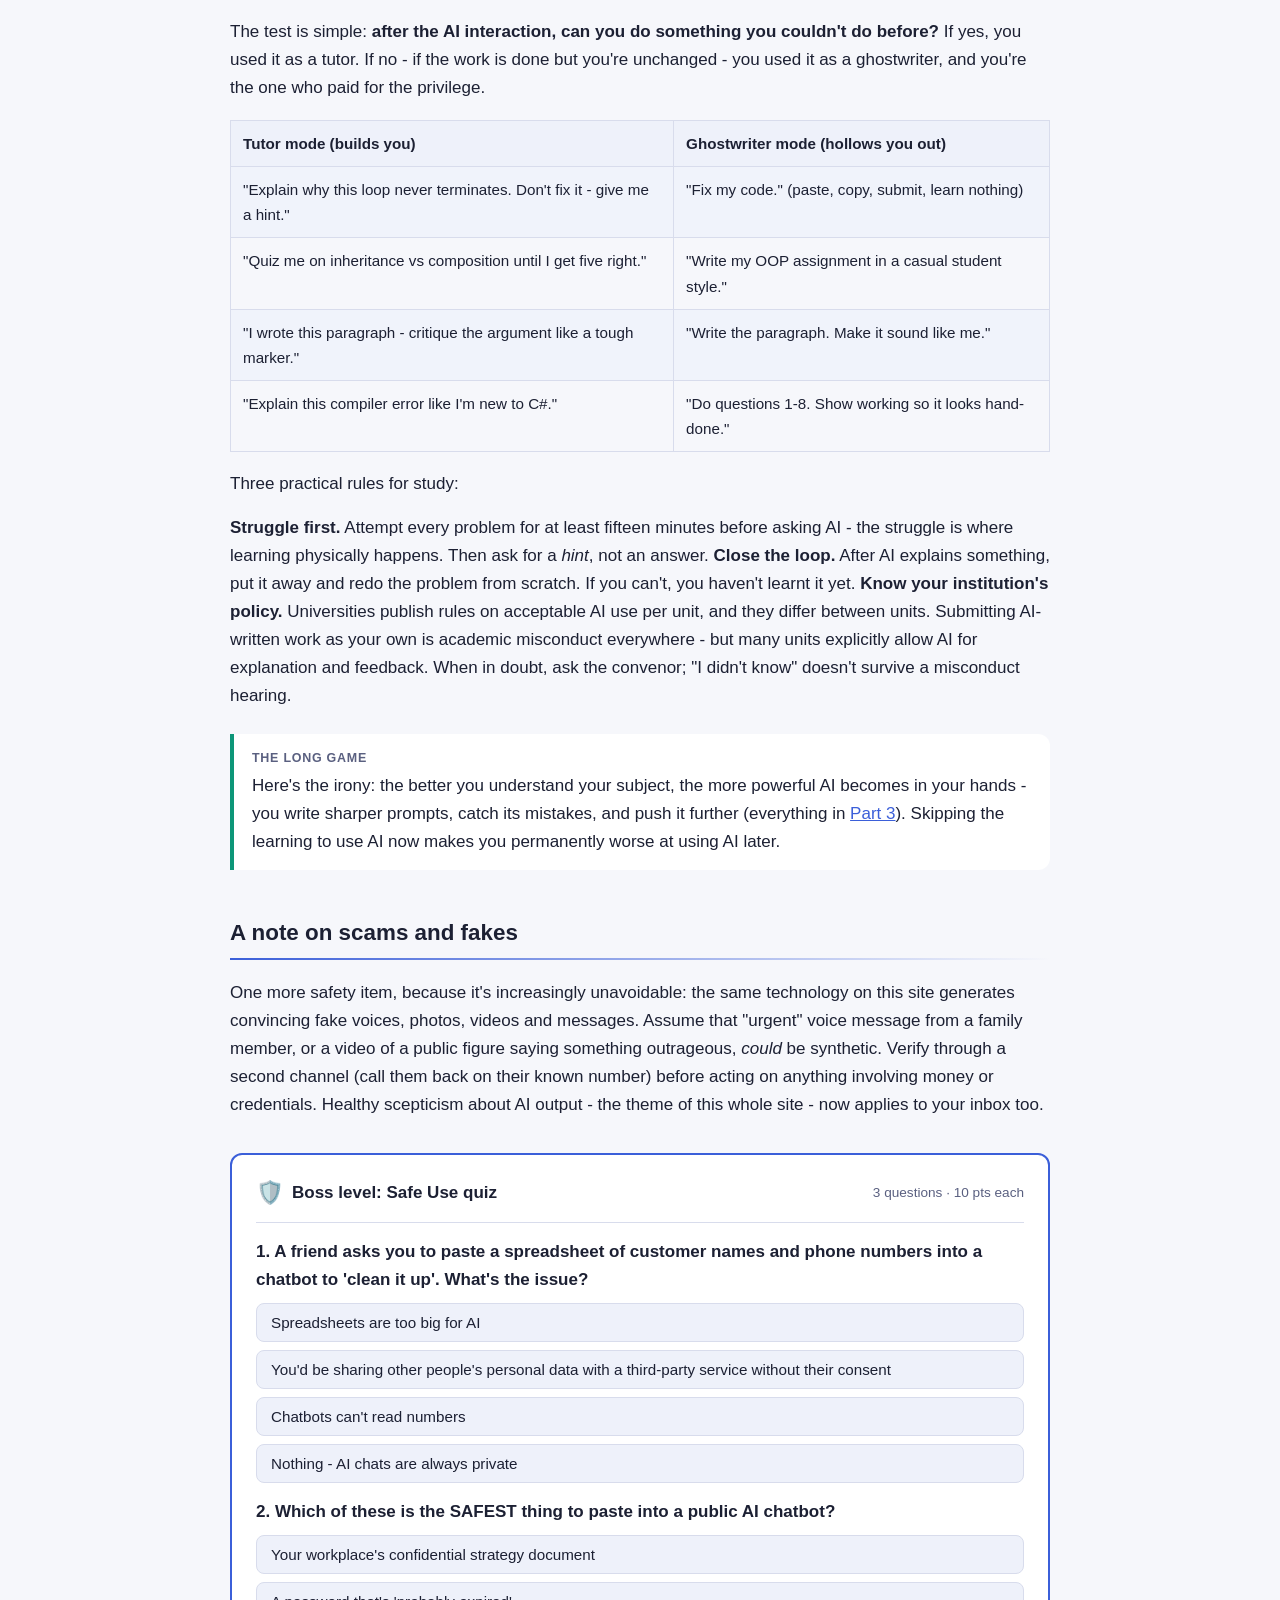
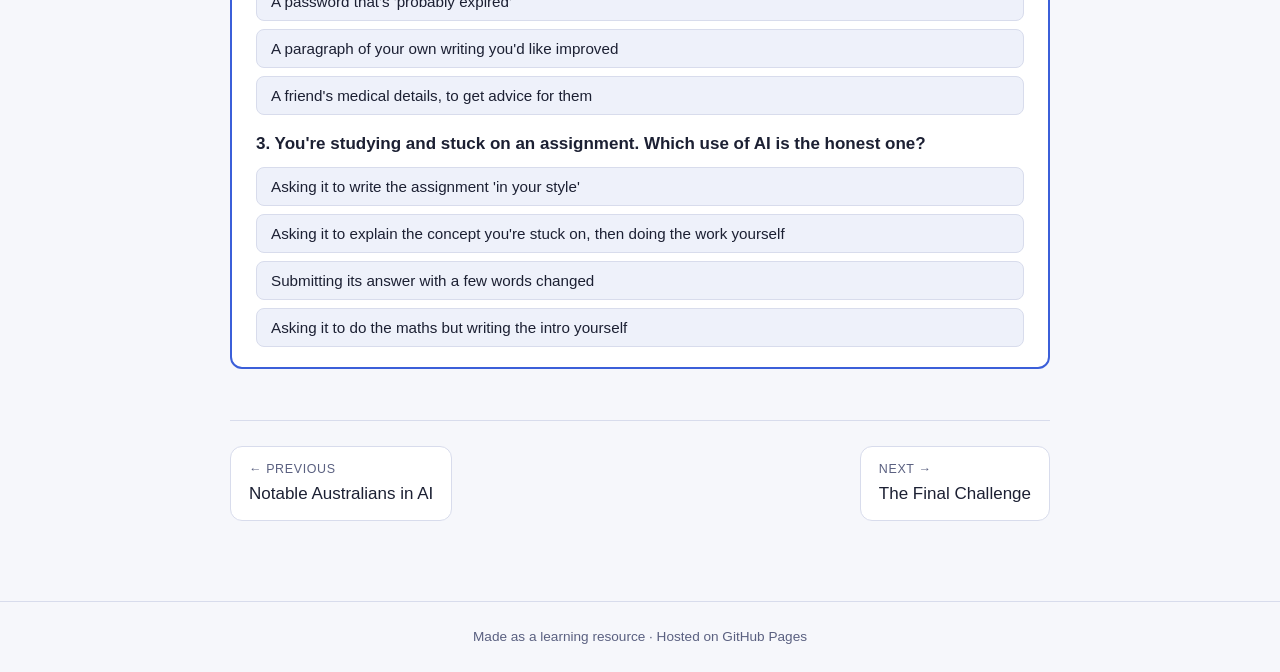
<file: safety.html>
<!DOCTYPE html>
<html lang="en-AU">
<head>
<meta charset="UTF-8">
<meta name="viewport" content="width=device-width, initial-scale=1.0">
<title>Safe &amp; Honest Use - AI Explained</title>
<link rel="stylesheet" href="style.css">
</head>
<body>
<nav>
  <div class="nav-inner">
    <a class="brand" href="index.html">🤖 AI Explained</a>
    <a class="navlink" href="index.html">Home</a>
    <a class="navlink" href="tokens.html">Tokens</a>
    <a class="navlink" href="training.html">Training</a>
    <a class="navlink" href="using-ai.html">Using AI</a>
    <a class="navlink" href="agents.html">Agents</a>
    <a class="navlink" href="models.html">Models</a>
    <a class="navlink" href="australians.html">Australians</a>
    <a class="navlink active" href="safety.html">Safe Use</a>
    <a class="navlink" href="final-challenge.html">Challenge</a>
    <a class="navlink" href="glossary.html">Glossary</a>
  </div>
</nav>

<main>
  <h1>Part 5 - Safe &amp; Honest Use</h1>
  <p class="lead">The most common beginner mistake isn't misunderstanding tokens - it's pasting the wrong thing into a chat box. This page covers what should never leave your machine, and how to use AI while studying without cheating yourself.</p>

  <h2>What not to paste into an AI</h2>
  <p>When you type something into a chatbot, it travels to a company's servers, is processed there, and is handled according to <em>their</em> terms - which you probably haven't read, and which may allow conversations to be reviewed or used to improve future models. So the golden rule:</p>

  <div class="callout warn">
    <span class="label">The golden rule</span>
    Never paste anything into an AI that you wouldn't be comfortable emailing to a stranger at that company.
  </div>

  <p>In practice, keep these out of public chatbots:</p>
  <table>
    <tr><th>Don't paste</th><th>Why</th></tr>
    <tr><td>Passwords, banking details, API keys, MFA codes</td><td>Credentials are never needed for the AI to help you - anything that asks for them is a red flag.</td></tr>
    <tr><td>Other people's personal data (names + contact details, health info, HR complaints)</td><td>It's not yours to share. In Australia, mishandling it can also breach the Privacy Act - and it's simply unfair to the person.</td></tr>
    <tr><td>Confidential work material (client lists, unreleased financials, internal strategy)</td><td>Many workplaces prohibit it outright; people have been disciplined for it. Use your employer's approved AI tools if they exist - that's exactly what enterprise plans (like Copilot 365) are for.</td></tr>
    <tr><td>Anything under an NDA, or legal/medical documents about others</td><td>Same principle: confidentiality obligations don't pause because the recipient is a robot.</td></tr>
    <tr><td>Your full identity documents (passport, licence, Medicare numbers)</td><td>Identity-theft material. If you need help with a form, retype the question, not the document.</td></tr>
  </table>

  <p>Two softeners worth knowing. Most paid and enterprise plans offer settings to <strong>opt out of training</strong> on your conversations - worth switching on (in ChatGPT and Claude it's in the data/privacy settings). And you can often <strong>redact as you go</strong>: replace real names with "Person A", real figures with round numbers. The AI helps just as well with the shape of a problem as with the real data.</p>

  <div class="analogy">
    Treat a chatbot like a talkative consultant in a café. Brilliant to bounce ideas off - but you wouldn't slide your passport, your mate's medical file, or the company's unreleased accounts across the table, because you don't control where that information goes next.
  </div>

  <h2>Using AI while studying - without cheating yourself</h2>
  <p>If you're a student, AI presents a genuine fork in the road, and it's worth being honest about it. The same tool can make you dramatically better at your subject or quietly ensure you never learn it.</p>

  <p>The test is simple: <strong>after the AI interaction, can you do something you couldn't do before?</strong> If yes, you used it as a tutor. If no - if the work is done but you're unchanged - you used it as a ghostwriter, and you're the one who paid for the privilege.</p>

  <table>
    <tr><th>Tutor mode (builds you)</th><th>Ghostwriter mode (hollows you out)</th></tr>
    <tr><td>"Explain why this loop never terminates. Don't fix it - give me a hint."</td><td>"Fix my code." (paste, copy, submit, learn nothing)</td></tr>
    <tr><td>"Quiz me on inheritance vs composition until I get five right."</td><td>"Write my OOP assignment in a casual student style."</td></tr>
    <tr><td>"I wrote this paragraph - critique the argument like a tough marker."</td><td>"Write the paragraph. Make it sound like me."</td></tr>
    <tr><td>"Explain this compiler error like I'm new to C#."</td><td>"Do questions 1-8. Show working so it looks hand-done."</td></tr>
  </table>

  <p>Three practical rules for study:</p>
  <p><strong>Struggle first.</strong> Attempt every problem for at least fifteen minutes before asking AI - the struggle is where learning physically happens. Then ask for a <em>hint</em>, not an answer. <strong>Close the loop.</strong> After AI explains something, put it away and redo the problem from scratch. If you can't, you haven't learnt it yet. <strong>Know your institution's policy.</strong> Universities publish rules on acceptable AI use per unit, and they differ between units. Submitting AI-written work as your own is academic misconduct everywhere - but many units explicitly allow AI for explanation and feedback. When in doubt, ask the convenor; "I didn't know" doesn't survive a misconduct hearing.</p>

  <div class="callout tip">
    <span class="label">The long game</span>
    Here's the irony: the better you understand your subject, the more powerful AI becomes in your hands - you write sharper prompts, catch its mistakes, and push it further (everything in <a href="using-ai.html">Part 3</a>). Skipping the learning to use AI now makes you permanently worse at using AI later.
  </div>

  <h2>A note on scams and fakes</h2>
  <p>One more safety item, because it's increasingly unavoidable: the same technology on this site generates convincing fake voices, photos, videos and messages. Assume that "urgent" voice message from a family member, or a video of a public figure saying something outrageous, <em>could</em> be synthetic. Verify through a second channel (call them back on their known number) before acting on anything involving money or credentials. Healthy scepticism about AI output - the theme of this whole site - now applies to your inbox too.</p>

  <div class="quiz" data-quiz="safety"></div>

  <div class="pager">
    <a href="australians.html"><span class="dir">← Previous</span> Notable Australians in AI</a>
    <a href="final-challenge.html"><span class="dir">Next →</span> The Final Challenge</a>
  </div>
</main>

<footer>Made as a learning resource · Hosted on GitHub Pages</footer>
<script src="quiz.js"></script>
</body>
</html>
</file>
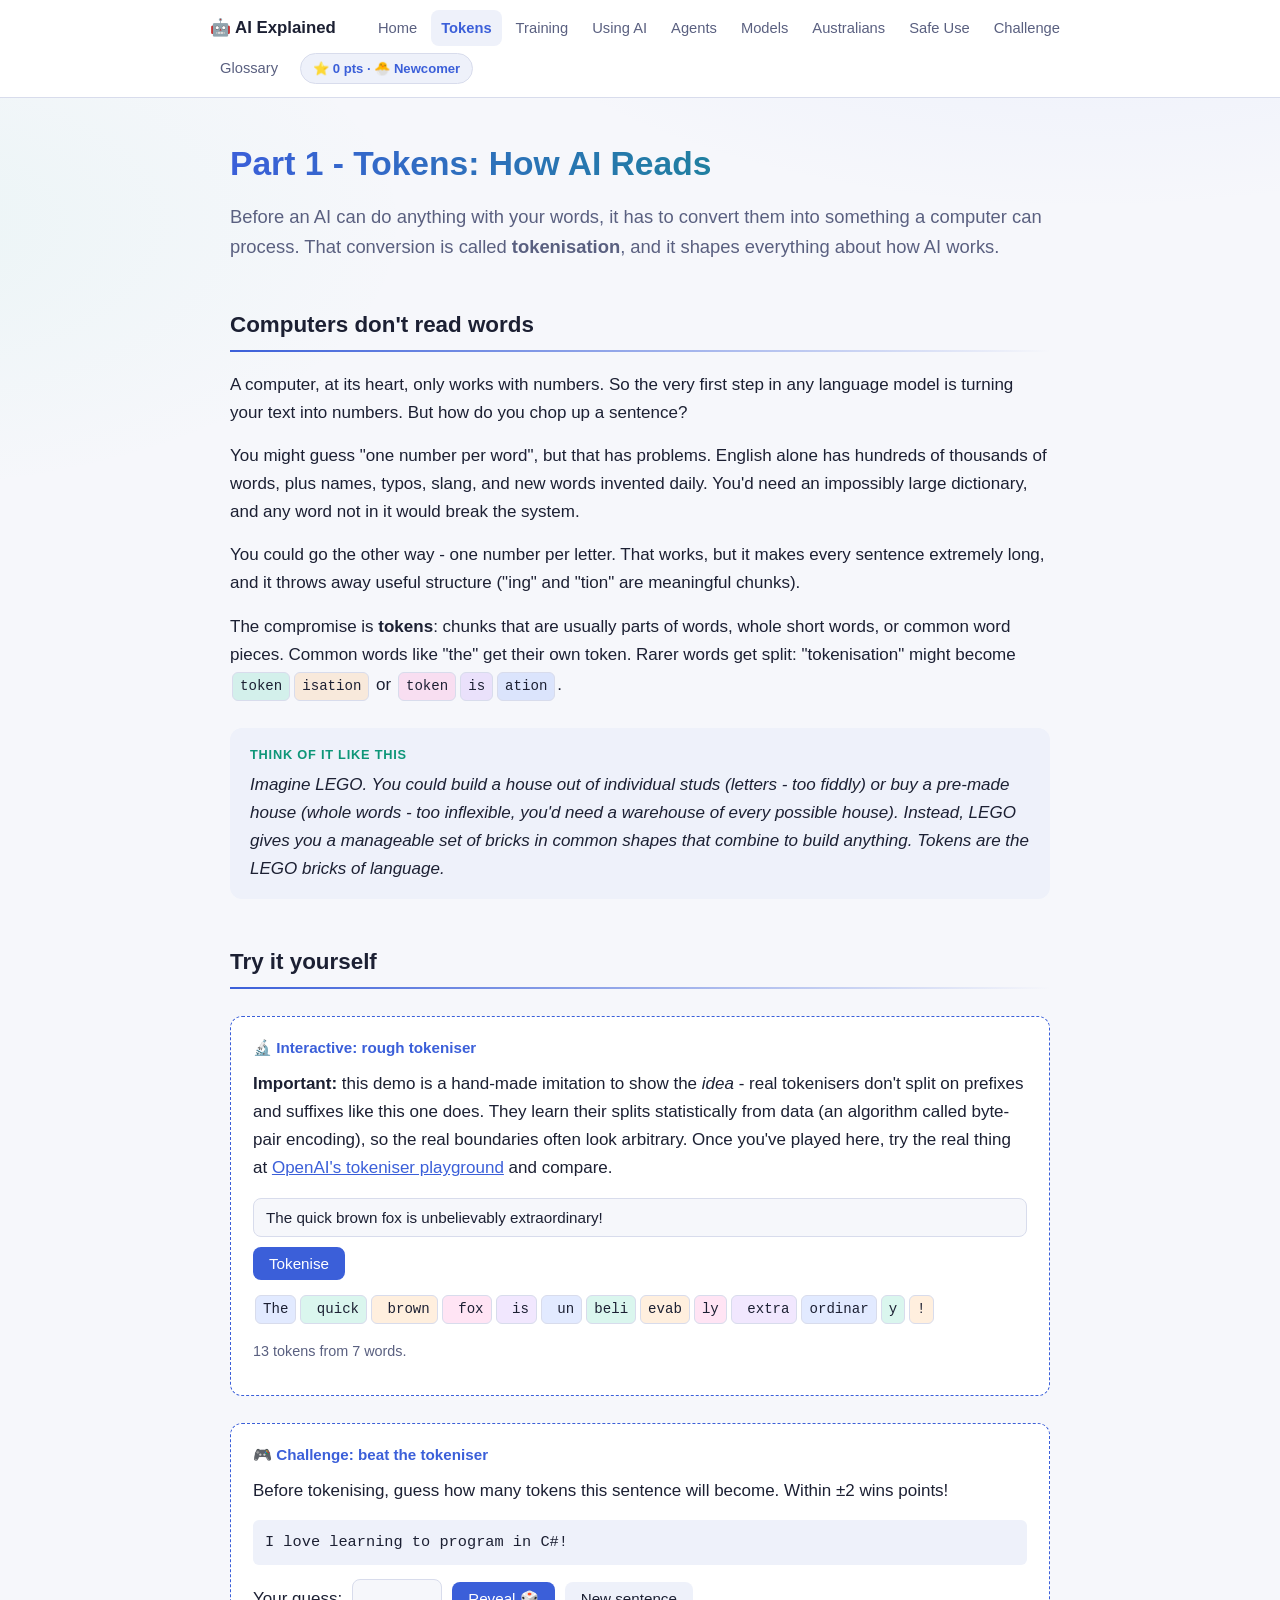
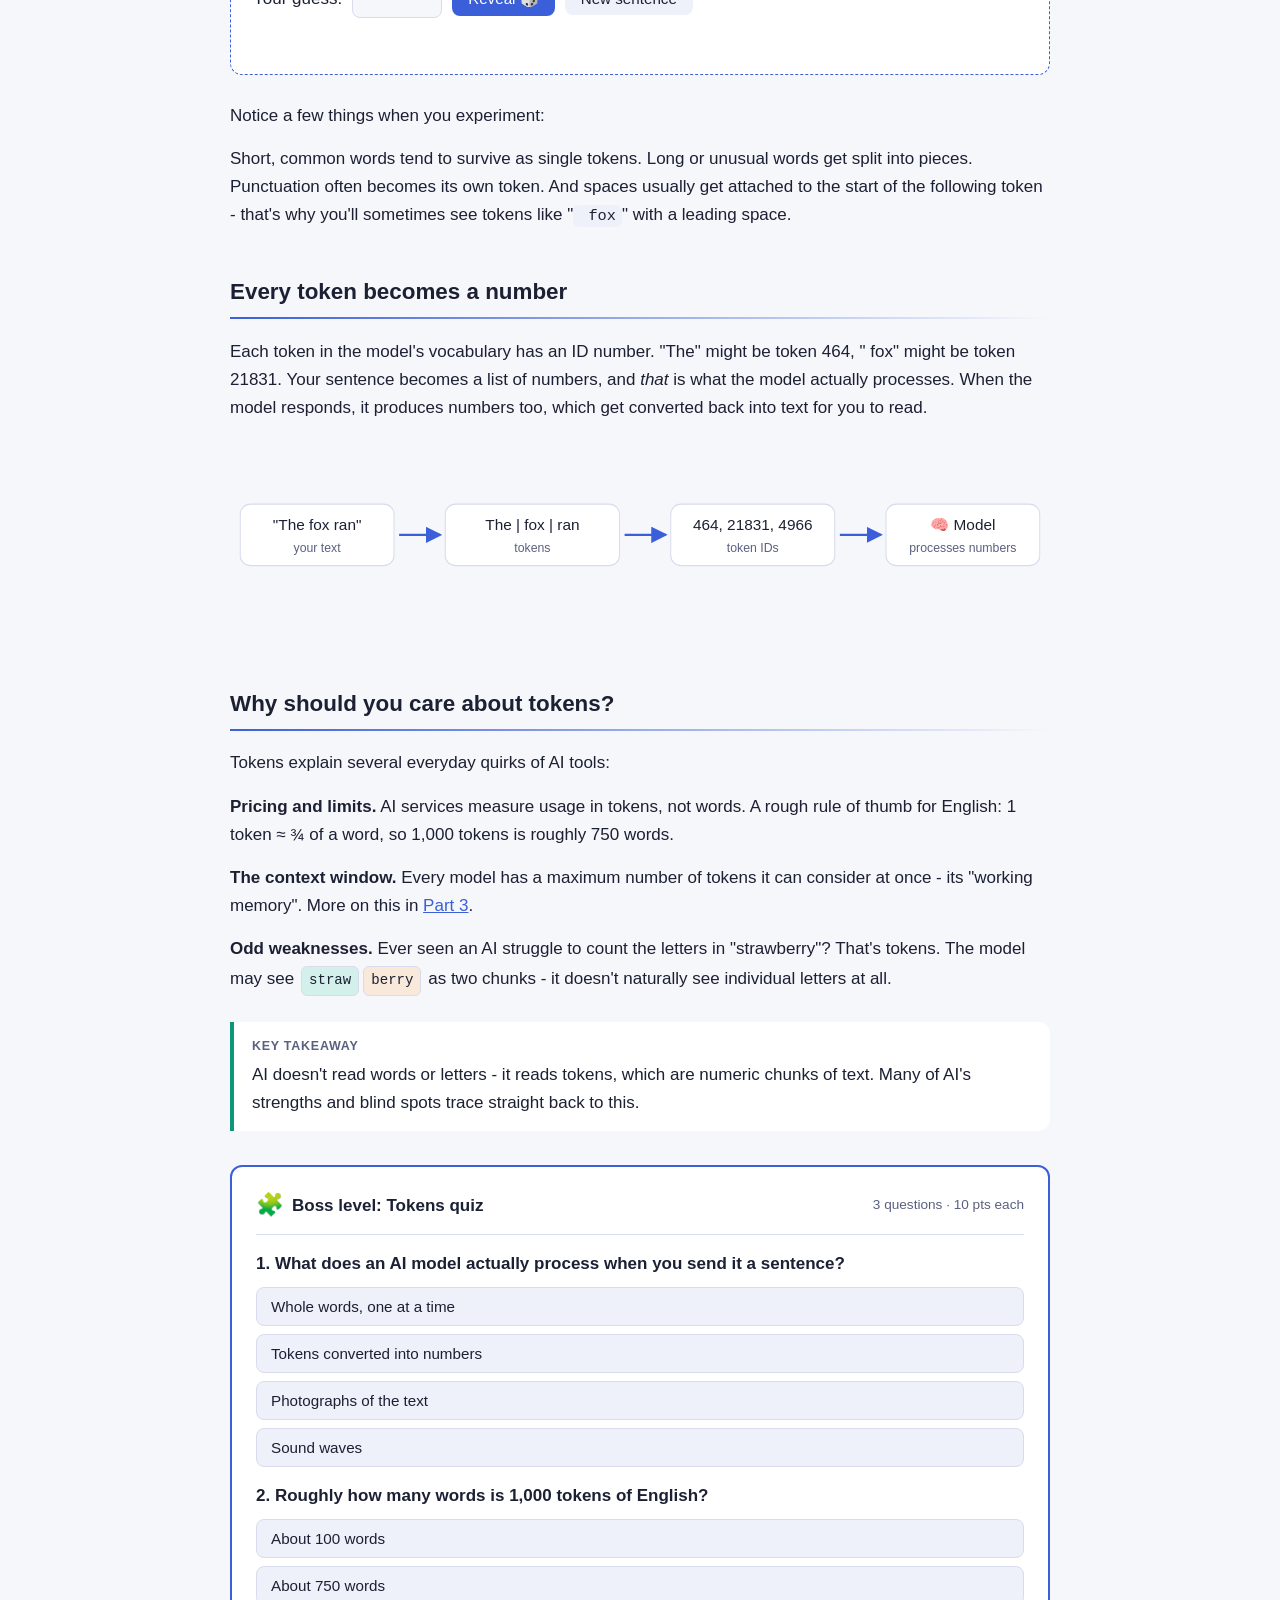
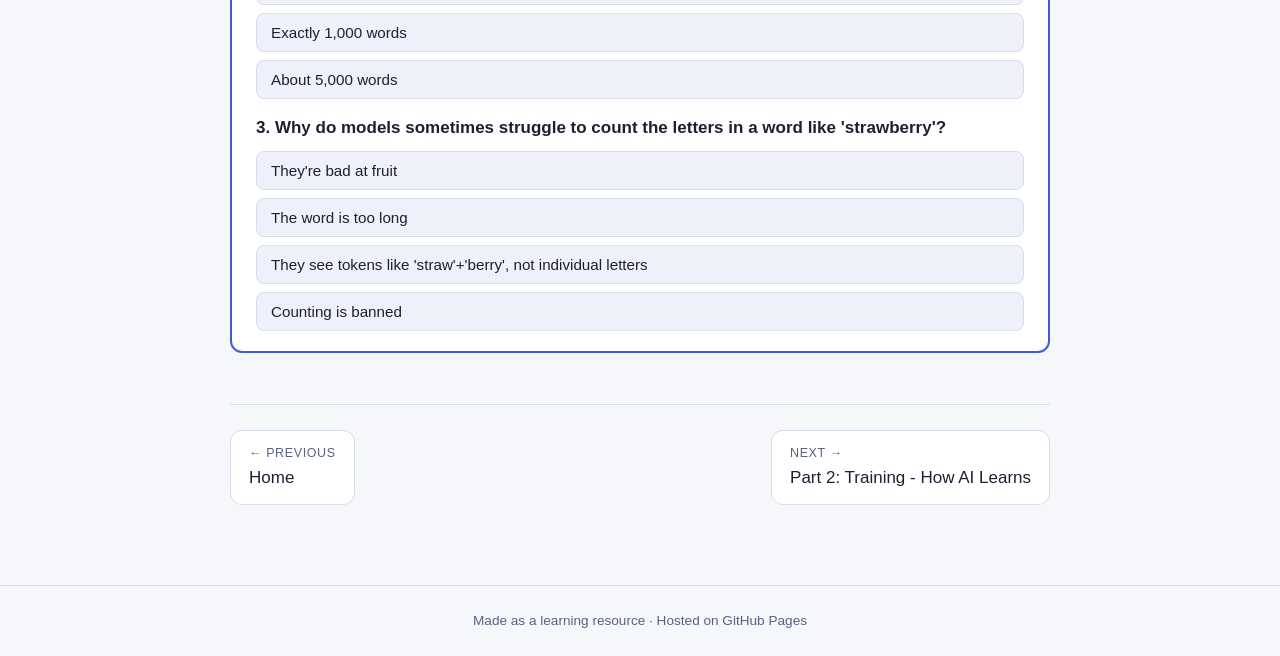
<file: tokens.html>
<!DOCTYPE html>
<html lang="en-AU">
<head>
<meta charset="UTF-8">
<meta name="viewport" content="width=device-width, initial-scale=1.0">
<title>Tokens: How AI Reads - AI Explained</title>
<link rel="stylesheet" href="style.css">
</head>
<body>
<nav>
  <div class="nav-inner">
    <a class="brand" href="index.html">🤖 AI Explained</a>
    <a class="navlink" href="index.html">Home</a>
    <a class="navlink active" href="tokens.html">Tokens</a>
    <a class="navlink" href="training.html">Training</a>
    <a class="navlink" href="using-ai.html">Using AI</a>
    <a class="navlink" href="agents.html">Agents</a>
    <a class="navlink" href="models.html">Models</a>
    <a class="navlink" href="australians.html">Australians</a>
    <a class="navlink" href="safety.html">Safe Use</a>
    <a class="navlink" href="final-challenge.html">Challenge</a>
    <a class="navlink" href="glossary.html">Glossary</a>
  </div>
</nav>

<main>
  <h1>Part 1 - Tokens: How AI Reads</h1>
  <p class="lead">Before an AI can do anything with your words, it has to convert them into something a computer can process. That conversion is called <strong>tokenisation</strong>, and it shapes everything about how AI works.</p>

  <h2>Computers don't read words</h2>
  <p>A computer, at its heart, only works with numbers. So the very first step in any language model is turning your text into numbers. But how do you chop up a sentence?</p>
  <p>You might guess "one number per word", but that has problems. English alone has hundreds of thousands of words, plus names, typos, slang, and new words invented daily. You'd need an impossibly large dictionary, and any word not in it would break the system.</p>
  <p>You could go the other way - one number per letter. That works, but it makes every sentence extremely long, and it throws away useful structure ("ing" and "tion" are meaningful chunks).</p>
  <p>The compromise is <strong>tokens</strong>: chunks that are usually parts of words, whole short words, or common word pieces. Common words like "the" get their own token. Rarer words get split: "tokenisation" might become <span class="token">token</span><span class="token">isation</span> or <span class="token">token</span><span class="token">is</span><span class="token">ation</span>.</p>

  <div class="analogy">
    Imagine LEGO. You could build a house out of individual studs (letters - too fiddly) or buy a pre-made house (whole words - too inflexible, you'd need a warehouse of every possible house). Instead, LEGO gives you a manageable set of bricks in common shapes that combine to build anything. Tokens are the LEGO bricks of language.
  </div>

  <h2>Try it yourself</h2>
  <div class="demo">
    <div class="demo-title">🔬 Interactive: rough tokeniser</div>
    <p style="margin-top:0"><strong>Important:</strong> this demo is a hand-made imitation to show the <em>idea</em> - real tokenisers don't split on prefixes and suffixes like this one does. They learn their splits statistically from data (an algorithm called byte-pair encoding), so the real boundaries often look arbitrary. Once you've played here, try the real thing at <a href="https://platform.openai.com/tokenizer" target="_blank" rel="noopener">OpenAI's tokeniser playground</a> and compare.</p>
    <input type="text" id="tok-input" value="The quick brown fox is unbelievably extraordinary!" aria-label="Sentence to tokenise">
    <button id="tok-btn">Tokenise</button>
    <div class="out" id="tok-out"></div>
    <p id="tok-count" style="color:var(--muted);font-size:0.9rem"></p>
  </div>

  <div class="demo">
    <div class="demo-title">🎮 Challenge: beat the tokeniser</div>
    <p style="margin-top:0">Before tokenising, guess how many tokens this sentence will become. Within ±2 wins points!</p>
    <p class="mono" id="guess-sentence" style="display:block;padding:10px 12px"></p>
    <div class="guess-row">
      <label for="guess-input">Your guess:</label>
      <input type="number" id="guess-input" min="1" max="99">
      <button id="guess-btn" style="margin-top:0">Reveal 🎲</button>
      <button id="guess-new" style="margin-top:0;background:var(--surface-2);color:var(--text)">New sentence</button>
    </div>
    <output id="guess-result"></output>
  </div>

  <p>Notice a few things when you experiment:</p>
  <p>Short, common words tend to survive as single tokens. Long or unusual words get split into pieces. Punctuation often becomes its own token. And spaces usually get attached to the start of the following token - that's why you'll sometimes see tokens like "<code>&nbsp;fox</code>" with a leading space.</p>

  <h2>Every token becomes a number</h2>
  <p>Each token in the model's vocabulary has an ID number. "The" might be token 464, " fox" might be token 21831. Your sentence becomes a list of numbers, and <em>that</em> is what the model actually processes. When the model responds, it produces numbers too, which get converted back into text for you to read.</p>

  <svg class="diagram" viewBox="0 0 800 150" xmlns="http://www.w3.org/2000/svg" role="img" aria-label="Diagram showing text converted to tokens then to numbers then processed by the model">
    <style>
      .box { fill: var(--surface); stroke: var(--border); rx: 10; }
      .lbl { fill: var(--text); font-size: 15px; font-family: sans-serif; }
      .sub { fill: var(--muted); font-size: 12px; font-family: sans-serif; }
      .arr { stroke: var(--accent); stroke-width: 2; marker-end: url(#ah); }
    </style>
    <defs>
      <marker id="ah" markerWidth="8" markerHeight="8" refX="7" refY="4" orient="auto">
        <path d="M0,0 L8,4 L0,8 z" fill="var(--accent)"/>
      </marker>
    </defs>
    <rect class="box" x="10" y="45" width="150" height="60" rx="10"/>
    <text class="lbl" x="85" y="70" text-anchor="middle">"The fox ran"</text>
    <text class="sub" x="85" y="92" text-anchor="middle">your text</text>
    <line class="arr" x1="165" y1="75" x2="205" y2="75"/>
    <rect class="box" x="210" y="45" width="170" height="60" rx="10"/>
    <text class="lbl" x="295" y="70" text-anchor="middle">The | fox | ran</text>
    <text class="sub" x="295" y="92" text-anchor="middle">tokens</text>
    <line class="arr" x1="385" y1="75" x2="425" y2="75"/>
    <rect class="box" x="430" y="45" width="160" height="60" rx="10"/>
    <text class="lbl" x="510" y="70" text-anchor="middle">464, 21831, 4966</text>
    <text class="sub" x="510" y="92" text-anchor="middle">token IDs</text>
    <line class="arr" x1="595" y1="75" x2="635" y2="75"/>
    <rect class="box" x="640" y="45" width="150" height="60" rx="10"/>
    <text class="lbl" x="715" y="70" text-anchor="middle">🧠 Model</text>
    <text class="sub" x="715" y="92" text-anchor="middle">processes numbers</text>
  </svg>

  <h2>Why should you care about tokens?</h2>
  <p>Tokens explain several everyday quirks of AI tools:</p>
  <p><strong>Pricing and limits.</strong> AI services measure usage in tokens, not words. A rough rule of thumb for English: 1 token ≈ ¾ of a word, so 1,000 tokens is roughly 750 words.</p>
  <p><strong>The context window.</strong> Every model has a maximum number of tokens it can consider at once - its "working memory". More on this in <a href="using-ai.html">Part 3</a>.</p>
  <p><strong>Odd weaknesses.</strong> Ever seen an AI struggle to count the letters in "strawberry"? That's tokens. The model may see <span class="token">straw</span><span class="token">berry</span> as two chunks - it doesn't naturally see individual letters at all.</p>

  <div class="callout tip">
    <span class="label">Key takeaway</span>
    AI doesn't read words or letters - it reads tokens, which are numeric chunks of text. Many of AI's strengths and blind spots trace straight back to this.
  </div>

  <div class="quiz" data-quiz="tokens"></div>

  <div class="pager">
    <a href="index.html"><span class="dir">← Previous</span> Home</a>
    <a href="training.html"><span class="dir">Next →</span> Part 2: Training - How AI Learns</a>
  </div>
</main>

<footer>Made as a learning resource · Hosted on GitHub Pages</footer>

<script>
(function () {
  const COMMON = new Set(["the","a","an","is","are","was","were","in","on","at","to","of","and","or","but","it","he","she","we","you","i","they","for","with","as","be","this","that","not","have","has","had","do","does","did","will","can","my","your","his","her","its","our","their","from","by","so","if","no","yes","up","down","out","all","one","two","fox","cat","dog","run","ran","see","saw","go","went","big","new","old","day","man","who","what","when","how","why","where"]);
  const SUFFIXES = ["ation","ously","ingly","ional","ment","ness","able","ible","ling","tion","sion","ing","ely","est","ers","ed","ly","er","es","s","y"];
  const PREFIXES = ["extra","under","inter","over","anti","dis","pre","post","un","re","im","in","ex","de"];

  function splitWord(w) {
    if (w.length <= 4 || COMMON.has(w.toLowerCase())) return [w];
    let parts = [];
    let rest = w;
    for (const p of PREFIXES) {
      if (rest.toLowerCase().startsWith(p) && rest.length - p.length >= 3) {
        parts.push(rest.slice(0, p.length));
        rest = rest.slice(p.length);
        break;
      }
    }
    let tail = [];
    let changed = true;
    while (changed && rest.length > 5) {
      changed = false;
      for (const s of SUFFIXES) {
        if (rest.toLowerCase().endsWith(s) && rest.length - s.length >= 3) {
          tail.unshift(rest.slice(rest.length - s.length));
          rest = rest.slice(0, rest.length - s.length);
          changed = true;
          break;
        }
      }
    }
    // chop remaining long stems into ~4-char chunks
    while (rest.length > 7) {
      parts.push(rest.slice(0, 4));
      rest = rest.slice(4);
    }
    if (rest) parts.push(rest);
    return parts.concat(tail);
  }

  function tokenise(text) {
    const tokens = [];
    const re = /(\s+)|([A-Za-z']+)|([0-9]+)|([^\sA-Za-z0-9]+)/g;
    let m, pendingSpace = "";
    while ((m = re.exec(text)) !== null) {
      if (m[1]) { pendingSpace = " "; continue; }
      const chunk = m[2] || m[3] || m[4];
      if (m[2]) {
        const parts = splitWord(chunk);
        parts.forEach((p, i) => {
          tokens.push((i === 0 ? pendingSpace : "") + p);
        });
      } else {
        tokens.push(pendingSpace + chunk);
      }
      pendingSpace = "";
    }
    return tokens;
  }

  const input = document.getElementById("tok-input");
  const out = document.getElementById("tok-out");
  const count = document.getElementById("tok-count");

  function run() {
    const toks = tokenise(input.value);
    out.innerHTML = "";
    toks.forEach(t => {
      const span = document.createElement("span");
      span.className = "token";
      span.textContent = t.replace(/ /g, " ");
      out.appendChild(span);
    });
    const words = input.value.trim().split(/\s+/).filter(Boolean).length;
    count.textContent = toks.length + " tokens from " + words + " words.";
  }

  document.getElementById("tok-btn").addEventListener("click", run);
  input.addEventListener("keydown", e => { if (e.key === "Enter") run(); });
  run();

  /* --- Challenge: beat the tokeniser --- */
  const SENTENCES = [
    "The cat sat on the mat.",
    "Extraordinarily sophisticated terminology bamboozles everyone.",
    "I love learning to program in C#!",
    "Antidisestablishmentarianism is a remarkably long word.",
    "Sydney is sunny today, mate.",
    "Unbelievably, the hippopotamus performed spectacularly."
  ];
  let currentSentence = 0, guessed = false;
  const gSentence = document.getElementById("guess-sentence");
  const gInput = document.getElementById("guess-input");
  const gResult = document.getElementById("guess-result");

  function newSentence() {
    currentSentence = Math.floor(Math.random() * SENTENCES.length);
    gSentence.textContent = SENTENCES[currentSentence];
    gResult.textContent = "";
    gInput.value = "";
    guessed = false;
  }

  document.getElementById("guess-new").addEventListener("click", newSentence);
  document.getElementById("guess-btn").addEventListener("click", () => {
    if (guessed) return;
    const guess = parseInt(gInput.value, 10);
    if (isNaN(guess)) { gResult.textContent = "Type a number first!"; return; }
    guessed = true;
    const actual = tokenise(SENTENCES[currentSentence]).length;
    const diff = Math.abs(actual - guess);
    if (diff === 0) {
      gResult.innerHTML = "🎯 Spot on! It's exactly <strong>" + actual + " tokens</strong>. Incredible!";
      if (window.AIEX && AIEX.award("tokens-guess-exact", 15)) AIEX.floatPoints(gResult, 15);
    } else if (diff <= 2) {
      gResult.innerHTML = "🎉 Close enough! It's <strong>" + actual + " tokens</strong> - you were within " + diff + ". Points earned!";
      if (window.AIEX && AIEX.award("tokens-guess-close", 10)) AIEX.floatPoints(gResult, 10);
    } else {
      gResult.innerHTML = "It's <strong>" + actual + " tokens</strong> - you were off by " + diff + ". Try another sentence! (Tip: long words split into pieces, and punctuation counts.)";
    }
    input.value = SENTENCES[currentSentence];
    run();
  });
  newSentence();
})();
</script>
<script src="quiz.js"></script>
</body>
</html>
</file>
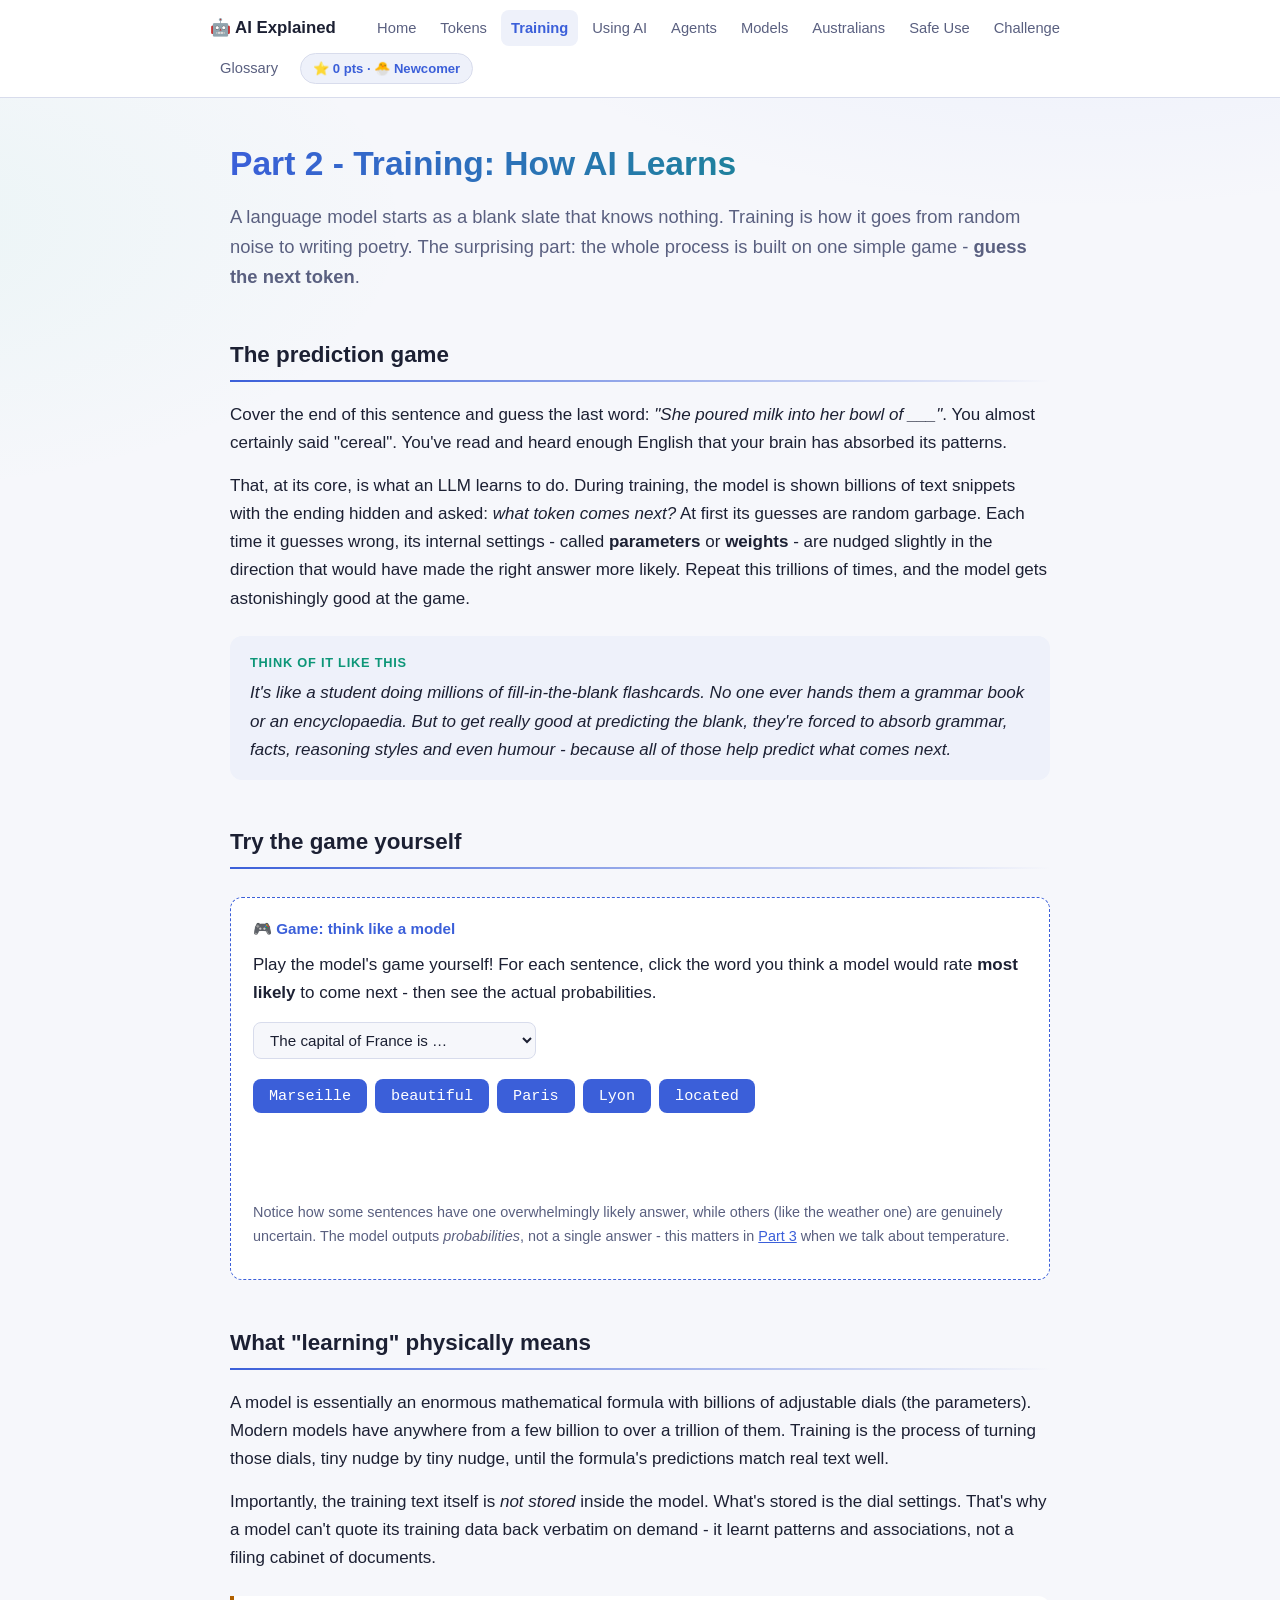
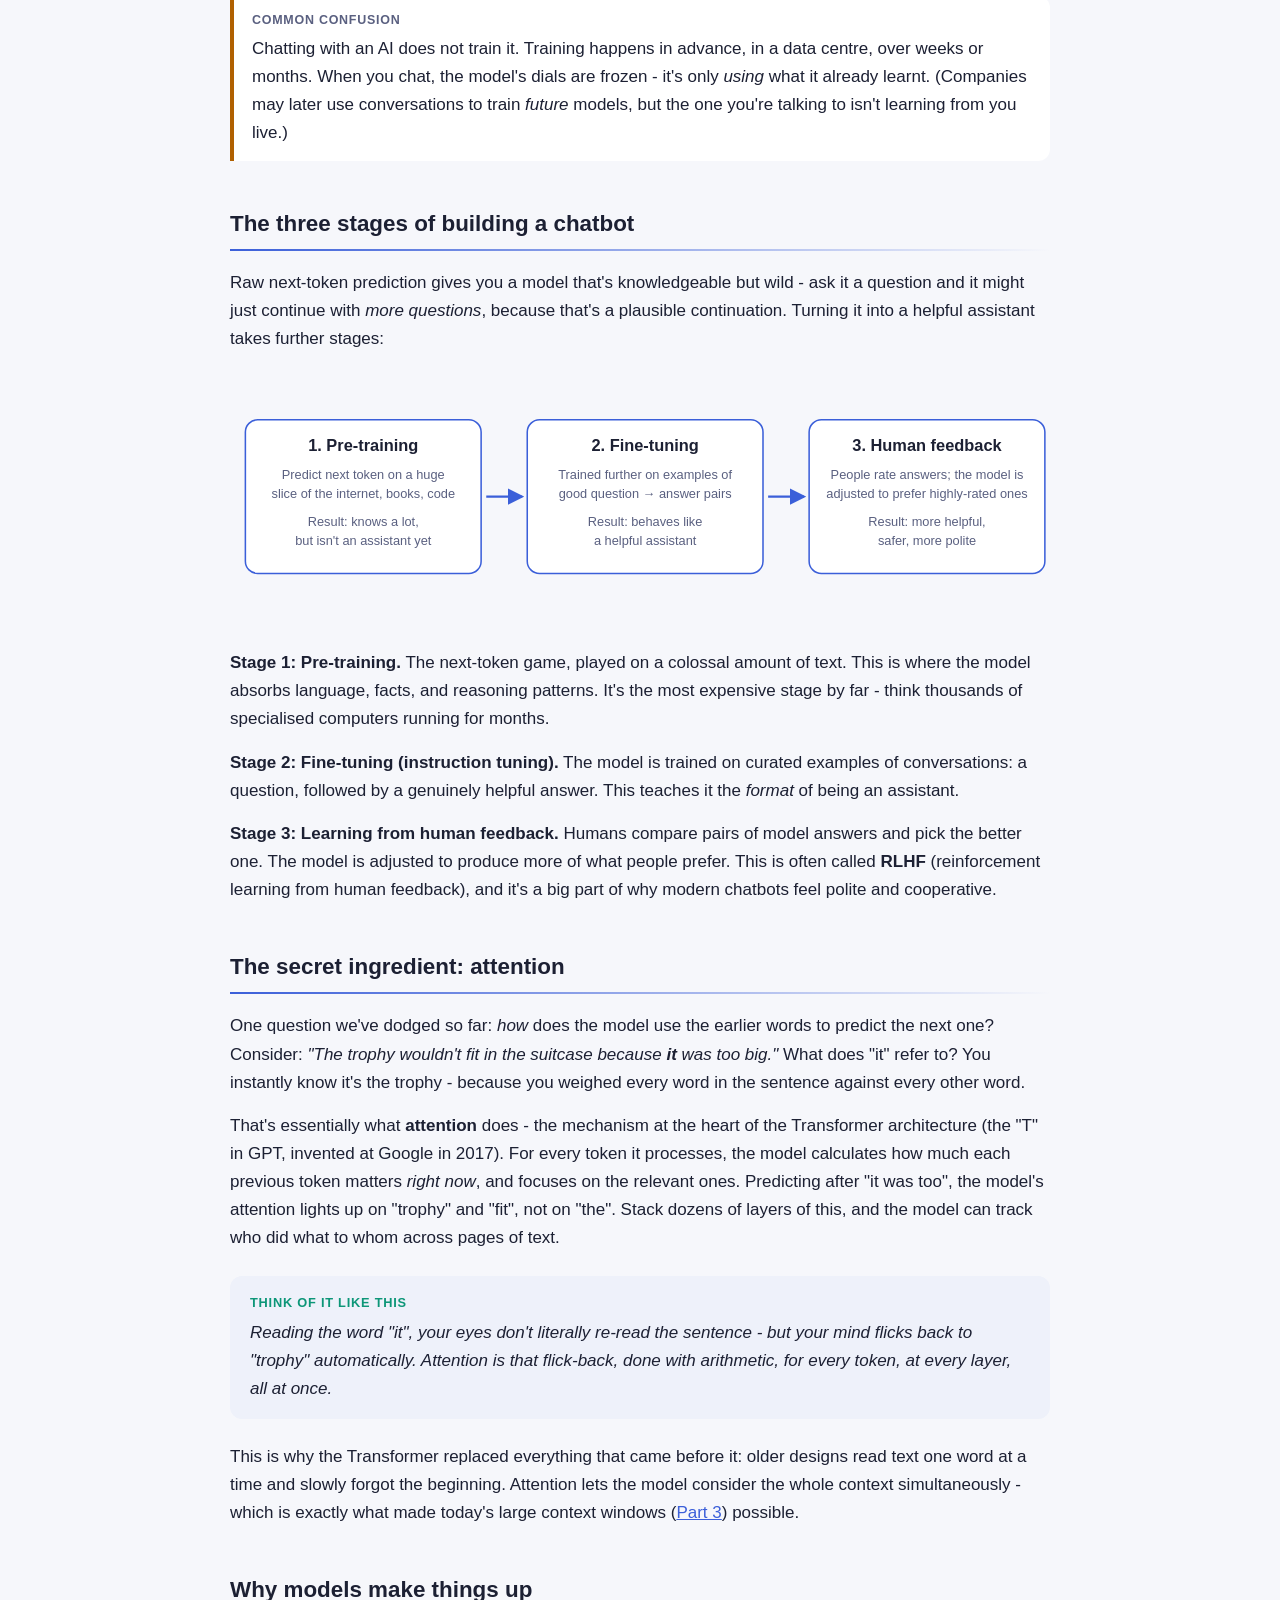
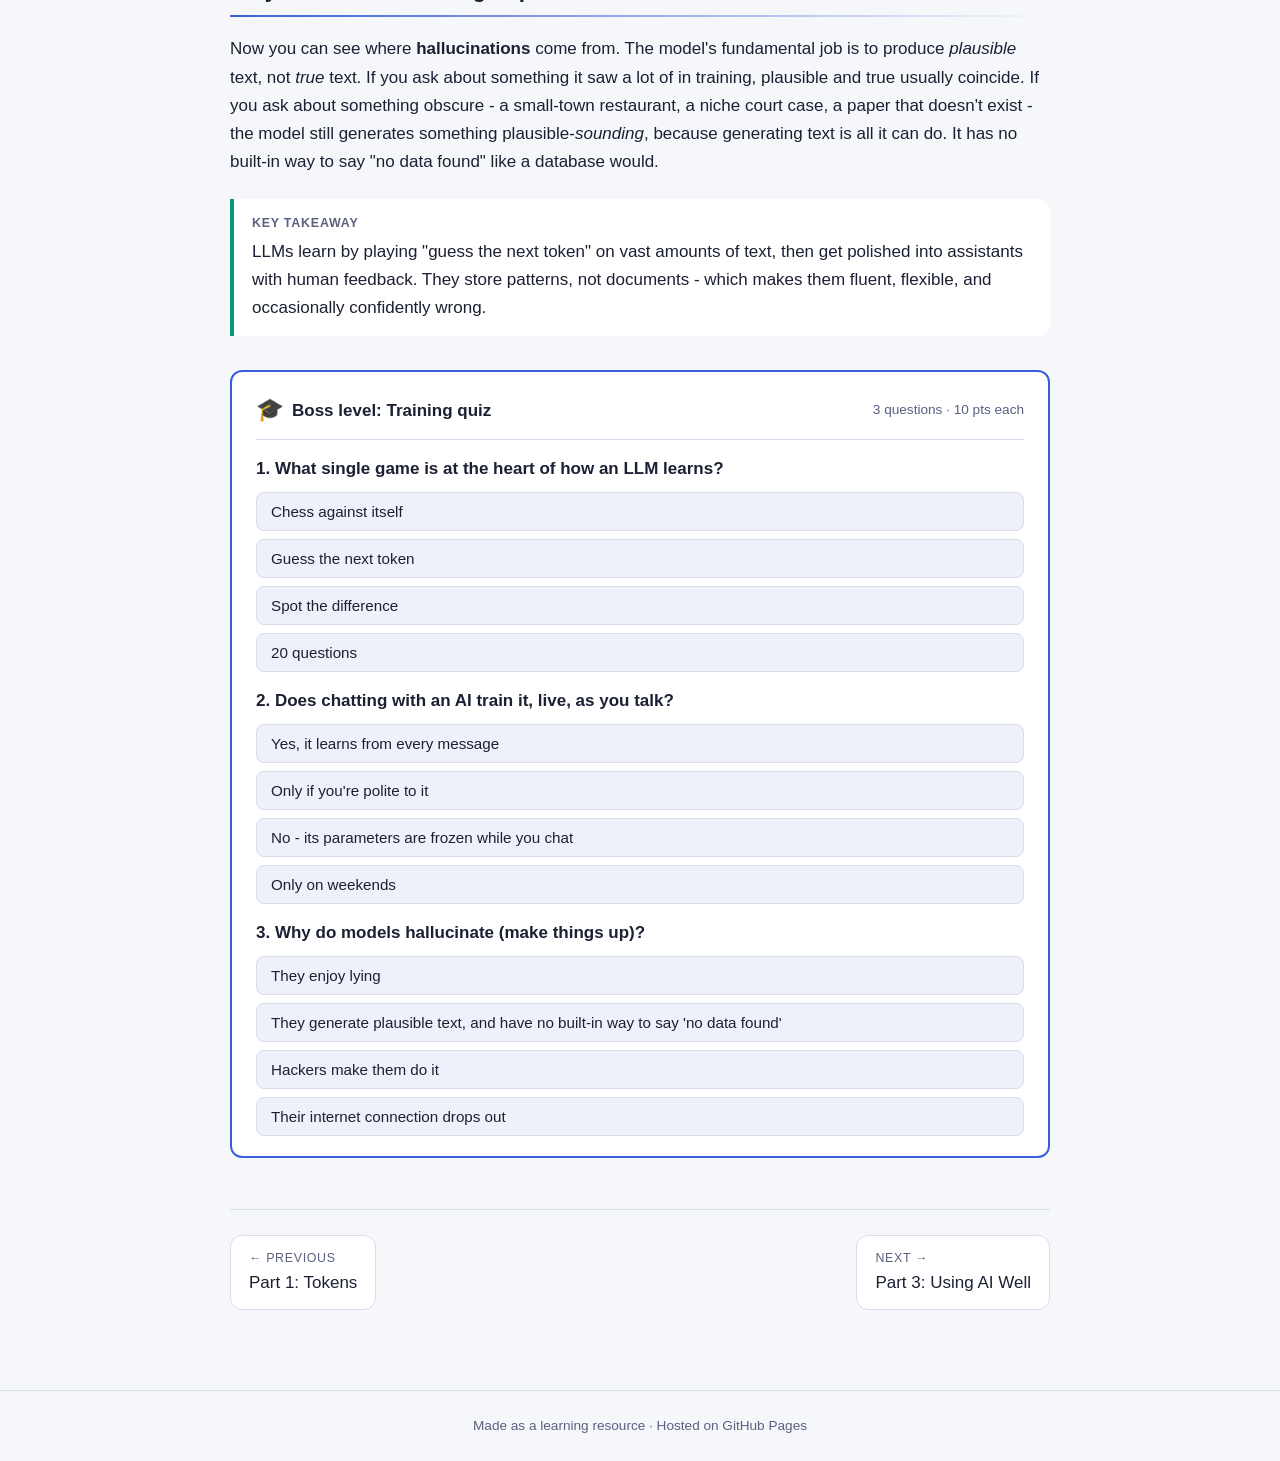
<file: training.html>
<!DOCTYPE html>
<html lang="en-AU">
<head>
<meta charset="UTF-8">
<meta name="viewport" content="width=device-width, initial-scale=1.0">
<title>Training: How AI Learns - AI Explained</title>
<link rel="stylesheet" href="style.css">
</head>
<body>
<nav>
  <div class="nav-inner">
    <a class="brand" href="index.html">🤖 AI Explained</a>
    <a class="navlink" href="index.html">Home</a>
    <a class="navlink" href="tokens.html">Tokens</a>
    <a class="navlink active" href="training.html">Training</a>
    <a class="navlink" href="using-ai.html">Using AI</a>
    <a class="navlink" href="agents.html">Agents</a>
    <a class="navlink" href="models.html">Models</a>
    <a class="navlink" href="australians.html">Australians</a>
    <a class="navlink" href="safety.html">Safe Use</a>
    <a class="navlink" href="final-challenge.html">Challenge</a>
    <a class="navlink" href="glossary.html">Glossary</a>
  </div>
</nav>

<main>
  <h1>Part 2 - Training: How AI Learns</h1>
  <p class="lead">A language model starts as a blank slate that knows nothing. Training is how it goes from random noise to writing poetry. The surprising part: the whole process is built on one simple game - <strong>guess the next token</strong>.</p>

  <h2>The prediction game</h2>
  <p>Cover the end of this sentence and guess the last word: <em>"She poured milk into her bowl of ___"</em>. You almost certainly said "cereal". You've read and heard enough English that your brain has absorbed its patterns.</p>
  <p>That, at its core, is what an LLM learns to do. During training, the model is shown billions of text snippets with the ending hidden and asked: <em>what token comes next?</em> At first its guesses are random garbage. Each time it guesses wrong, its internal settings - called <strong>parameters</strong> or <strong>weights</strong> - are nudged slightly in the direction that would have made the right answer more likely. Repeat this trillions of times, and the model gets astonishingly good at the game.</p>

  <div class="analogy">
    It's like a student doing millions of fill-in-the-blank flashcards. No one ever hands them a grammar book or an encyclopaedia. But to get really good at predicting the blank, they're forced to absorb grammar, facts, reasoning styles and even humour - because all of those help predict what comes next.
  </div>

  <h2>Try the game yourself</h2>
  <div class="demo">
    <div class="demo-title">🎮 Game: think like a model</div>
    <p style="margin-top:0">Play the model's game yourself! For each sentence, click the word you think a model would rate <strong>most likely</strong> to come next - then see the actual probabilities.</p>
    <select id="pred-select" style="padding:8px 12px;border-radius:8px;background:var(--bg);color:var(--text);border:1px solid var(--border);font-size:0.95rem;max-width:100%">
      <option value="0">The capital of France is …</option>
      <option value="1">She poured milk into her bowl of …</option>
      <option value="2">To be or not to …</option>
      <option value="3">The weather today is …</option>
    </select>
    <div class="word-btns" id="pred-btns"></div>
    <output id="pred-verdict"></output>
    <div class="out" id="pred-out"></div>
    <p style="color:var(--muted);font-size:0.9rem">Notice how some sentences have one overwhelmingly likely answer, while others (like the weather one) are genuinely uncertain. The model outputs <em>probabilities</em>, not a single answer - this matters in <a href="using-ai.html">Part 3</a> when we talk about temperature.</p>
  </div>

  <h2>What "learning" physically means</h2>
  <p>A model is essentially an enormous mathematical formula with billions of adjustable dials (the parameters). Modern models have anywhere from a few billion to over a trillion of them. Training is the process of turning those dials, tiny nudge by tiny nudge, until the formula's predictions match real text well.</p>
  <p>Importantly, the training text itself is <em>not stored</em> inside the model. What's stored is the dial settings. That's why a model can't quote its training data back verbatim on demand - it learnt patterns and associations, not a filing cabinet of documents.</p>

  <div class="callout warn">
    <span class="label">Common confusion</span>
    Chatting with an AI does not train it. Training happens in advance, in a data centre, over weeks or months. When you chat, the model's dials are frozen - it's only <em>using</em> what it already learnt. (Companies may later use conversations to train <em>future</em> models, but the one you're talking to isn't learning from you live.)
  </div>

  <h2>The three stages of building a chatbot</h2>
  <p>Raw next-token prediction gives you a model that's knowledgeable but wild - ask it a question and it might just continue with <em>more questions</em>, because that's a plausible continuation. Turning it into a helpful assistant takes further stages:</p>

  <svg class="diagram" viewBox="0 0 800 210" xmlns="http://www.w3.org/2000/svg" role="img" aria-label="Three stages: pretraining, fine-tuning, and reinforcement learning from human feedback">
    <style>
      .box2 { fill: var(--surface); stroke: var(--accent); stroke-width: 1.5; }
      .t1 { fill: var(--text); font-size: 16px; font-weight: bold; font-family: sans-serif; }
      .t2 { fill: var(--muted); font-size: 12.5px; font-family: sans-serif; }
      .arr2 { stroke: var(--accent); stroke-width: 2; marker-end: url(#ah2); }
    </style>
    <defs>
      <marker id="ah2" markerWidth="8" markerHeight="8" refX="7" refY="4" orient="auto">
        <path d="M0,0 L8,4 L0,8 z" fill="var(--accent)"/>
      </marker>
    </defs>
    <rect class="box2" x="15" y="30" width="230" height="150" rx="12"/>
    <text class="t1" x="130" y="60" text-anchor="middle">1. Pre-training</text>
    <text class="t2" x="130" y="88" text-anchor="middle">Predict next token on a huge</text>
    <text class="t2" x="130" y="106" text-anchor="middle">slice of the internet, books, code</text>
    <text class="t2" x="130" y="134" text-anchor="middle">Result: knows a lot,</text>
    <text class="t2" x="130" y="152" text-anchor="middle">but isn't an assistant yet</text>
    <line class="arr2" x1="250" y1="105" x2="285" y2="105"/>
    <rect class="box2" x="290" y="30" width="230" height="150" rx="12"/>
    <text class="t1" x="405" y="60" text-anchor="middle">2. Fine-tuning</text>
    <text class="t2" x="405" y="88" text-anchor="middle">Trained further on examples of</text>
    <text class="t2" x="405" y="106" text-anchor="middle">good question → answer pairs</text>
    <text class="t2" x="405" y="134" text-anchor="middle">Result: behaves like</text>
    <text class="t2" x="405" y="152" text-anchor="middle">a helpful assistant</text>
    <line class="arr2" x1="525" y1="105" x2="560" y2="105"/>
    <rect class="box2" x="565" y="30" width="230" height="150" rx="12"/>
    <text class="t1" x="680" y="60" text-anchor="middle">3. Human feedback</text>
    <text class="t2" x="680" y="88" text-anchor="middle">People rate answers; the model is</text>
    <text class="t2" x="680" y="106" text-anchor="middle">adjusted to prefer highly-rated ones</text>
    <text class="t2" x="680" y="134" text-anchor="middle">Result: more helpful,</text>
    <text class="t2" x="680" y="152" text-anchor="middle">safer, more polite</text>
  </svg>

  <p><strong>Stage 1: Pre-training.</strong> The next-token game, played on a colossal amount of text. This is where the model absorbs language, facts, and reasoning patterns. It's the most expensive stage by far - think thousands of specialised computers running for months.</p>
  <p><strong>Stage 2: Fine-tuning (instruction tuning).</strong> The model is trained on curated examples of conversations: a question, followed by a genuinely helpful answer. This teaches it the <em>format</em> of being an assistant.</p>
  <p><strong>Stage 3: Learning from human feedback.</strong> Humans compare pairs of model answers and pick the better one. The model is adjusted to produce more of what people prefer. This is often called <strong>RLHF</strong> (reinforcement learning from human feedback), and it's a big part of why modern chatbots feel polite and cooperative.</p>

  <h2>The secret ingredient: attention</h2>
  <p>One question we've dodged so far: <em>how</em> does the model use the earlier words to predict the next one? Consider: <em>"The trophy wouldn't fit in the suitcase because <strong>it</strong> was too big."</em> What does "it" refer to? You instantly know it's the trophy - because you weighed every word in the sentence against every other word.</p>
  <p>That's essentially what <strong>attention</strong> does - the mechanism at the heart of the Transformer architecture (the "T" in GPT, invented at Google in 2017). For every token it processes, the model calculates how much each previous token matters <em>right now</em>, and focuses on the relevant ones. Predicting after "it was too", the model's attention lights up on "trophy" and "fit", not on "the". Stack dozens of layers of this, and the model can track who did what to whom across pages of text.</p>
  <div class="analogy">
    Reading the word "it", your eyes don't literally re-read the sentence - but your mind flicks back to "trophy" automatically. Attention is that flick-back, done with arithmetic, for every token, at every layer, all at once.
  </div>
  <p>This is why the Transformer replaced everything that came before it: older designs read text one word at a time and slowly forgot the beginning. Attention lets the model consider the whole context simultaneously - which is exactly what made today's large context windows (<a href="using-ai.html">Part 3</a>) possible.</p>

  <h2>Why models make things up</h2>
  <p>Now you can see where <strong>hallucinations</strong> come from. The model's fundamental job is to produce <em>plausible</em> text, not <em>true</em> text. If you ask about something it saw a lot of in training, plausible and true usually coincide. If you ask about something obscure - a small-town restaurant, a niche court case, a paper that doesn't exist - the model still generates something plausible-<em>sounding</em>, because generating text is all it can do. It has no built-in way to say "no data found" like a database would.</p>

  <div class="callout tip">
    <span class="label">Key takeaway</span>
    LLMs learn by playing "guess the next token" on vast amounts of text, then get polished into assistants with human feedback. They store patterns, not documents - which makes them fluent, flexible, and occasionally confidently wrong.
  </div>

  <div class="quiz" data-quiz="training"></div>

  <div class="pager">
    <a href="tokens.html"><span class="dir">← Previous</span> Part 1: Tokens</a>
    <a href="using-ai.html"><span class="dir">Next →</span> Part 3: Using AI Well</a>
  </div>
</main>

<footer>Made as a learning resource · Hosted on GitHub Pages</footer>

<script>
(function () {
  const DATA = [
    [["Paris", 92], ["Lyon", 3], ["located", 2], ["beautiful", 2], ["Marseille", 1]],
    [["cereal", 78], ["porridge", 9], ["milk", 5], ["oats", 5], ["soup", 3]],
    [["be", 97], ["do", 1], ["live", 1], ["die", 0.7], ["exist", 0.3]],
    [["sunny", 24], ["cloudy", 21], ["cold", 19], ["beautiful", 15], ["rainy", 14]]
  ];
  const sel = document.getElementById("pred-select");
  const btns = document.getElementById("pred-btns");
  const verdict = document.getElementById("pred-verdict");
  const out = document.getElementById("pred-out");

  function shuffle(a) {
    a = a.slice();
    for (let i = a.length - 1; i > 0; i--) {
      const j = Math.floor(Math.random() * (i + 1));
      [a[i], a[j]] = [a[j], a[i]];
    }
    return a;
  }

  function revealBars(rows) {
    out.innerHTML = "";
    rows.forEach(([word, pct]) => {
      const row = document.createElement("div");
      row.className = "prob-row";
      row.innerHTML = '<span class="word">' + word + '</span>' +
        '<div class="bar-track"><div class="bar" style="width:0%"></div></div>' +
        '<span class="pct">' + pct + '%</span>';
      out.appendChild(row);
      requestAnimationFrame(() => requestAnimationFrame(() => {
        row.querySelector(".bar").style.width = pct + "%";
      }));
    });
  }

  function setup() {
    const idx = +sel.value;
    const rows = DATA[idx];
    const top = rows[0][0]; // DATA is sorted, first = most likely
    btns.innerHTML = "";
    verdict.textContent = "";
    out.innerHTML = "";
    let done = false;
    shuffle(rows).forEach(([word]) => {
      const b = document.createElement("button");
      b.type = "button";
      b.className = "word-btn";
      b.textContent = word;
      b.addEventListener("click", () => {
        if (done) return;
        done = true;
        const isRight = word === top;
        b.classList.add(isRight ? "right" : "wrong");
        btns.querySelectorAll(".word-btn").forEach(x => {
          x.disabled = true;
          if (x.textContent === top) x.classList.add("right");
        });
        if (isRight) {
          verdict.innerHTML = "🎯 Correct - you predicted like a model! The most likely next token is <strong>" + top + "</strong>.";
          if (window.AIEX && AIEX.award("training-pred-" + idx, 10)) AIEX.floatPoints(b, 10);
        } else {
          verdict.innerHTML = "The model's top pick is actually <strong>" + top + "</strong>. Here's the full probability picture:";
        }
        revealBars(rows);
      });
      btns.appendChild(b);
    });
  }

  sel.addEventListener("change", setup);
  setup();
})();
</script>
<script src="quiz.js"></script>
</body>
</html>
</file>
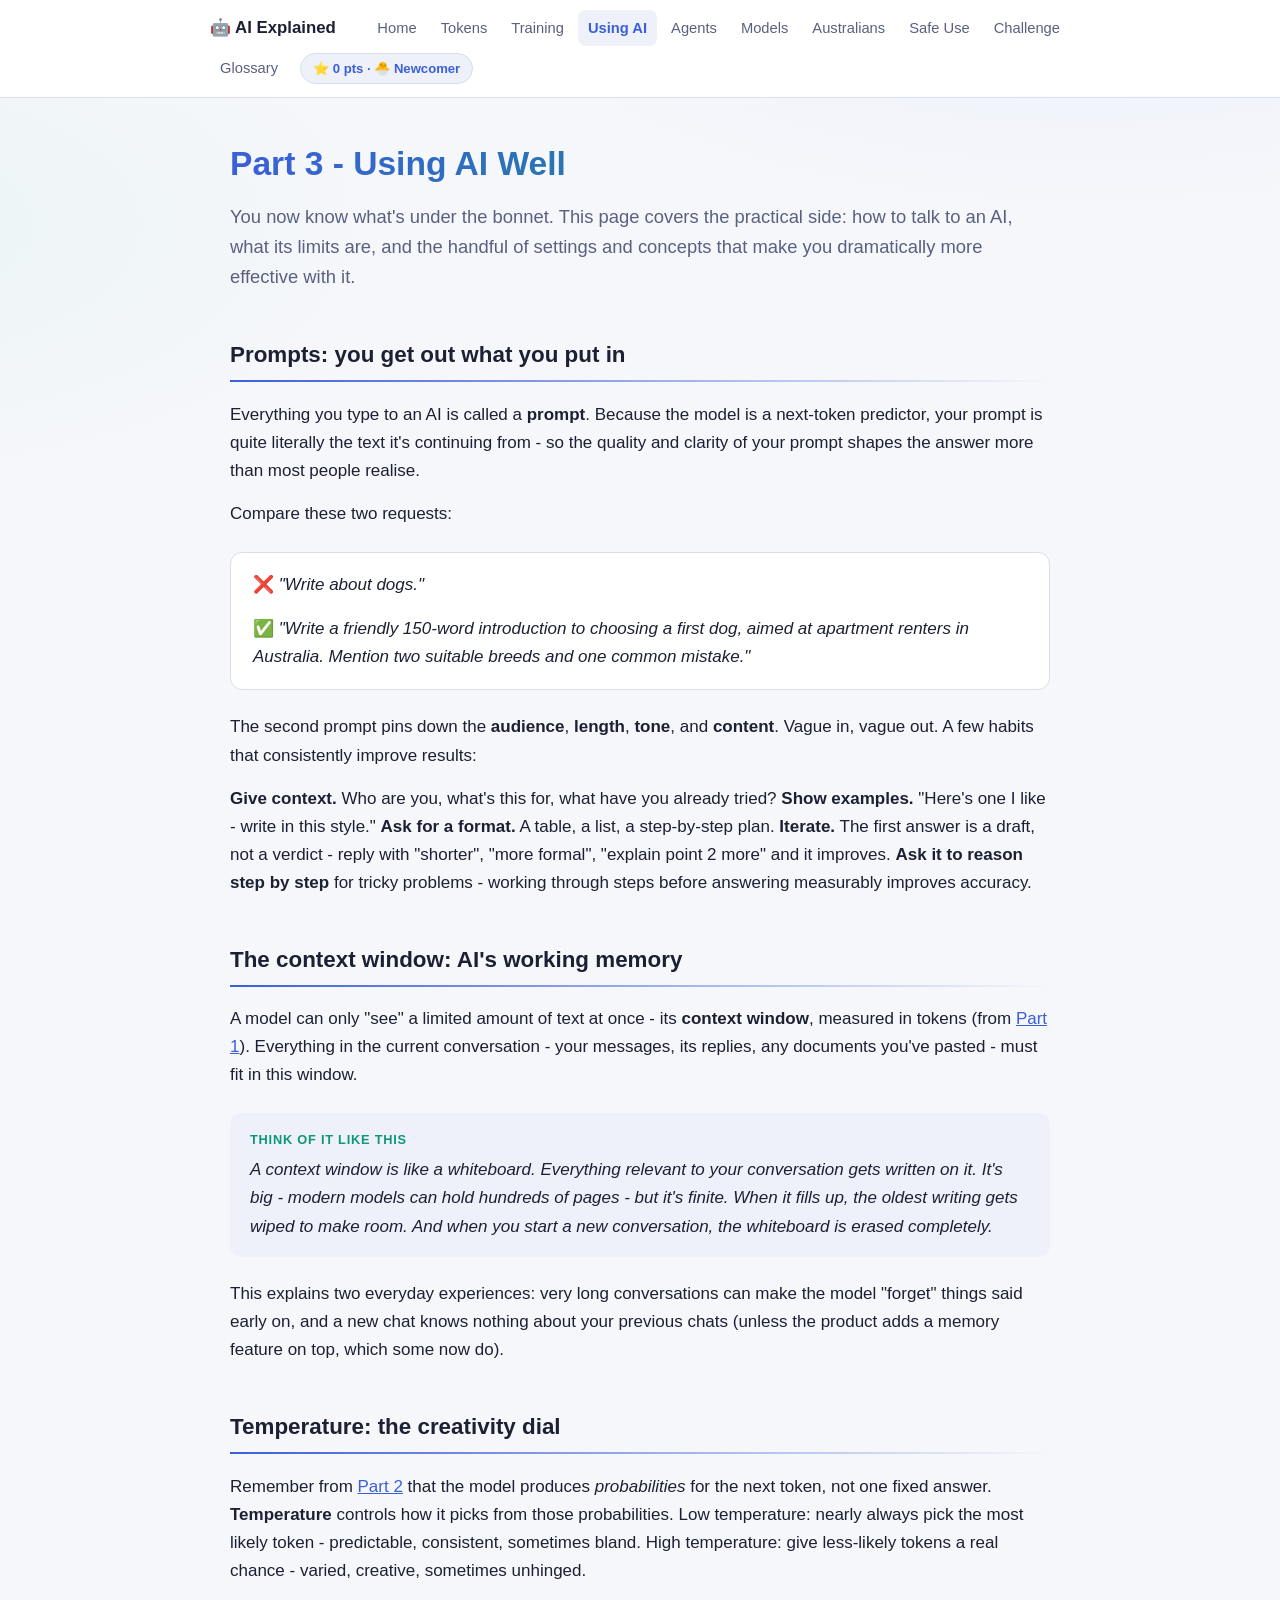
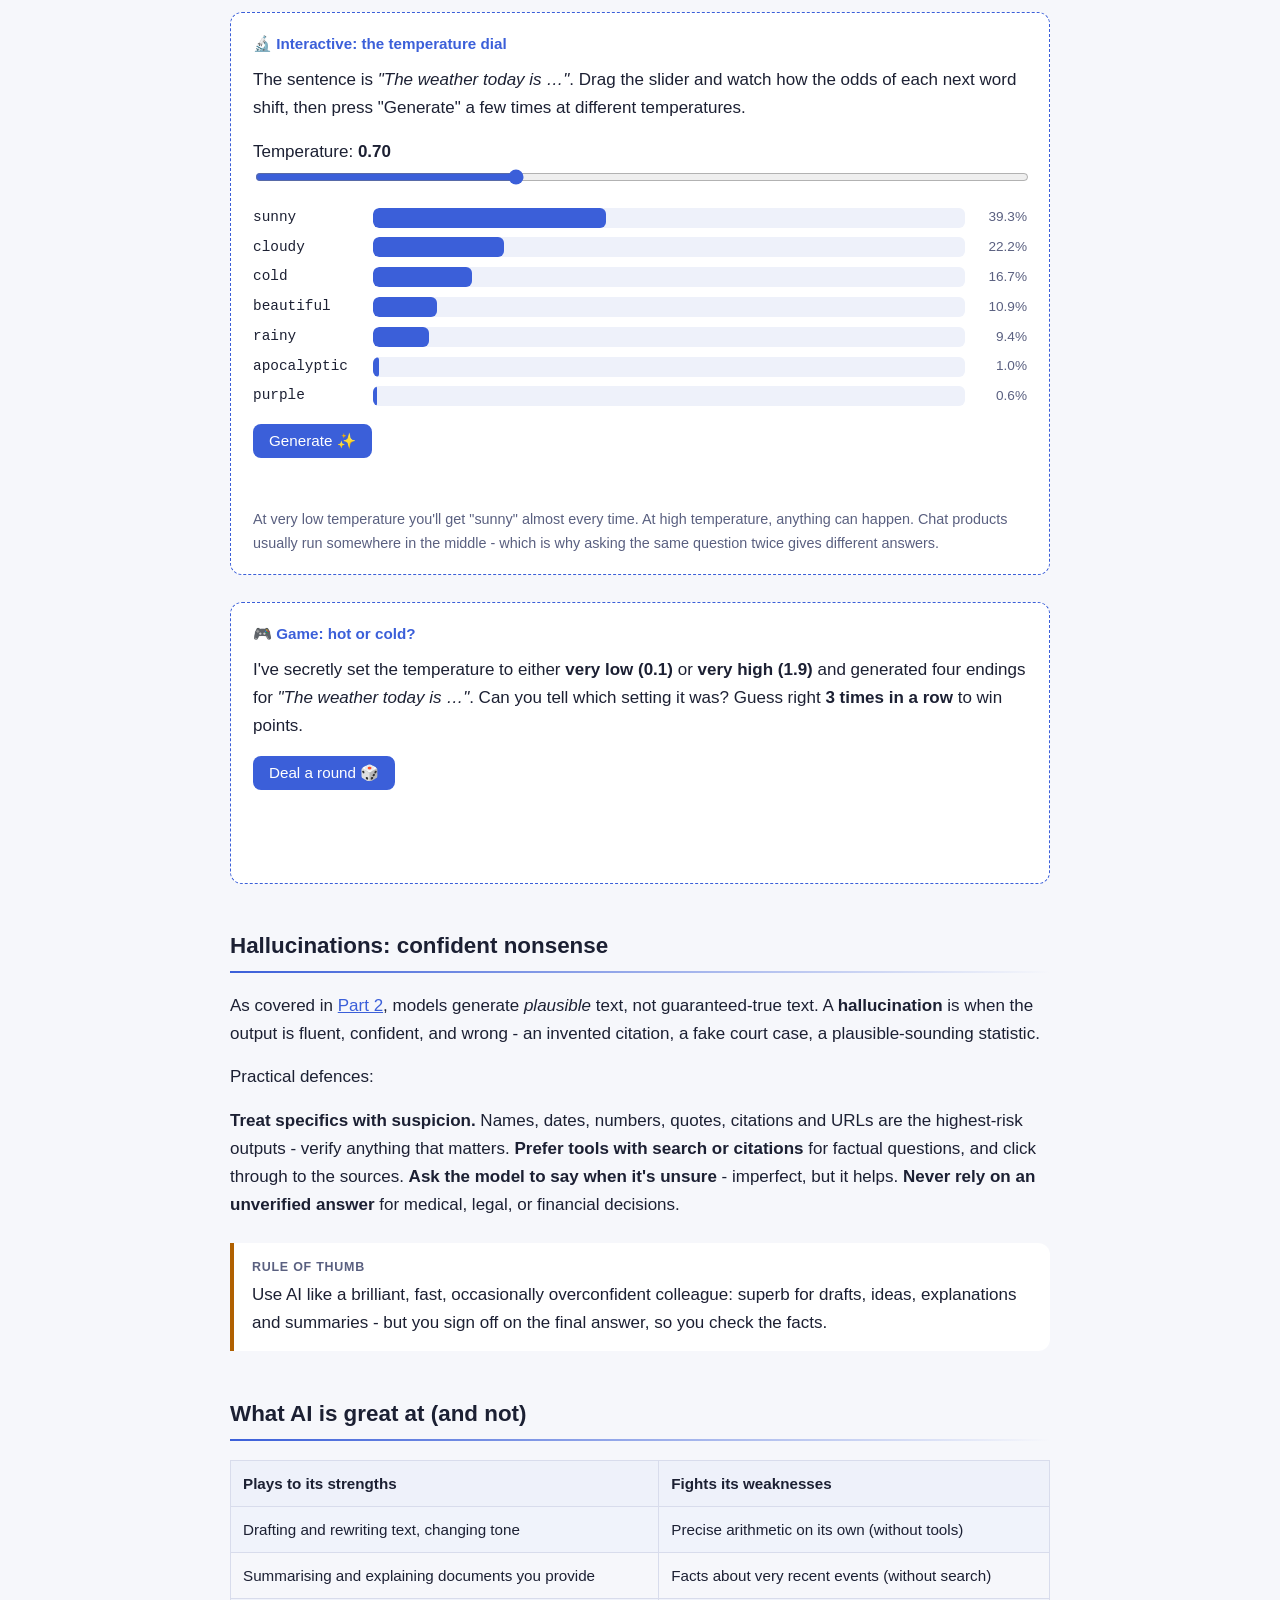
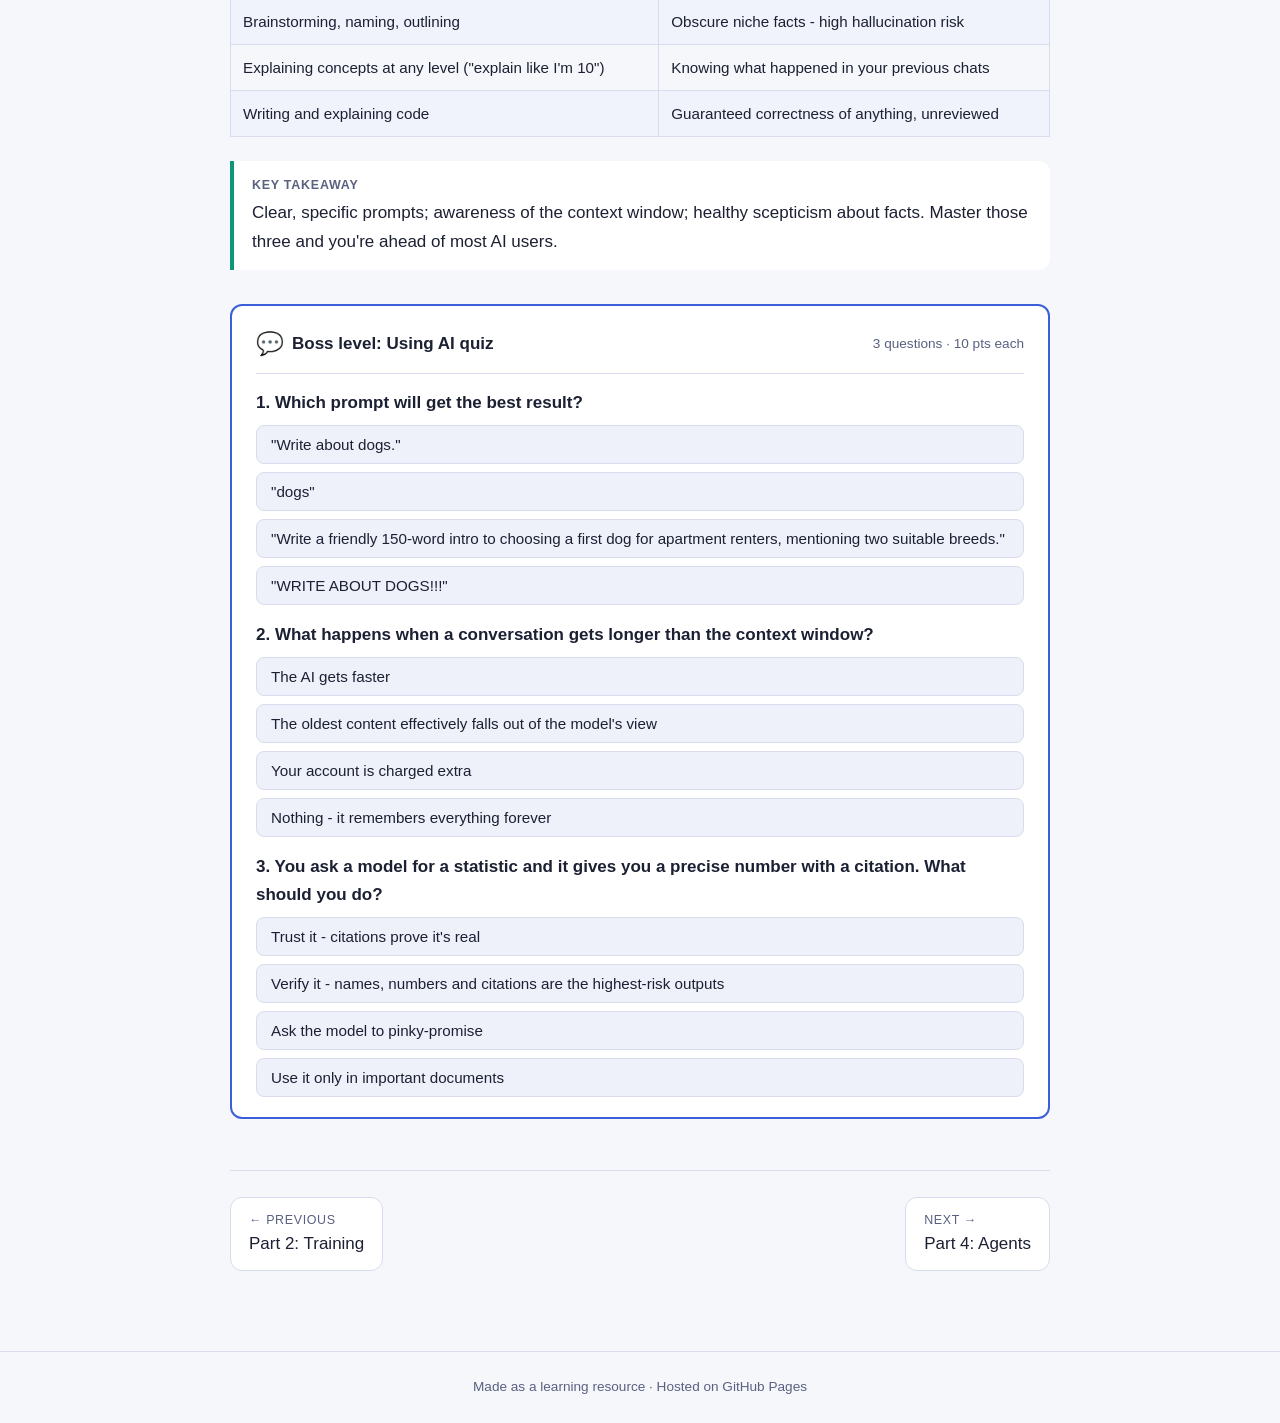
<file: using-ai.html>
<!DOCTYPE html>
<html lang="en-AU">
<head>
<meta charset="UTF-8">
<meta name="viewport" content="width=device-width, initial-scale=1.0">
<title>Using AI Well - AI Explained</title>
<link rel="stylesheet" href="style.css">
</head>
<body>
<nav>
  <div class="nav-inner">
    <a class="brand" href="index.html">🤖 AI Explained</a>
    <a class="navlink" href="index.html">Home</a>
    <a class="navlink" href="tokens.html">Tokens</a>
    <a class="navlink" href="training.html">Training</a>
    <a class="navlink active" href="using-ai.html">Using AI</a>
    <a class="navlink" href="agents.html">Agents</a>
    <a class="navlink" href="models.html">Models</a>
    <a class="navlink" href="australians.html">Australians</a>
    <a class="navlink" href="safety.html">Safe Use</a>
    <a class="navlink" href="final-challenge.html">Challenge</a>
    <a class="navlink" href="glossary.html">Glossary</a>
  </div>
</nav>

<main>
  <h1>Part 3 - Using AI Well</h1>
  <p class="lead">You now know what's under the bonnet. This page covers the practical side: how to talk to an AI, what its limits are, and the handful of settings and concepts that make you dramatically more effective with it.</p>

  <h2>Prompts: you get out what you put in</h2>
  <p>Everything you type to an AI is called a <strong>prompt</strong>. Because the model is a next-token predictor, your prompt is quite literally the text it's continuing from - so the quality and clarity of your prompt shapes the answer more than most people realise.</p>
  <p>Compare these two requests:</p>
  <div class="card">
    <p style="margin-top:0">❌ <em>"Write about dogs."</em></p>
    <p style="margin-bottom:0">✅ <em>"Write a friendly 150-word introduction to choosing a first dog, aimed at apartment renters in Australia. Mention two suitable breeds and one common mistake."</em></p>
  </div>
  <p>The second prompt pins down the <strong>audience</strong>, <strong>length</strong>, <strong>tone</strong>, and <strong>content</strong>. Vague in, vague out. A few habits that consistently improve results:</p>
  <p><strong>Give context.</strong> Who are you, what's this for, what have you already tried? <strong>Show examples.</strong> "Here's one I like - write in this style." <strong>Ask for a format.</strong> A table, a list, a step-by-step plan. <strong>Iterate.</strong> The first answer is a draft, not a verdict - reply with "shorter", "more formal", "explain point 2 more" and it improves. <strong>Ask it to reason step by step</strong> for tricky problems - working through steps before answering measurably improves accuracy.</p>

  <h2>The context window: AI's working memory</h2>
  <p>A model can only "see" a limited amount of text at once - its <strong>context window</strong>, measured in tokens (from <a href="tokens.html">Part 1</a>). Everything in the current conversation - your messages, its replies, any documents you've pasted - must fit in this window.</p>

  <div class="analogy">
    A context window is like a whiteboard. Everything relevant to your conversation gets written on it. It's big - modern models can hold hundreds of pages - but it's finite. When it fills up, the oldest writing gets wiped to make room. And when you start a new conversation, the whiteboard is erased completely.
  </div>

  <p>This explains two everyday experiences: very long conversations can make the model "forget" things said early on, and a new chat knows nothing about your previous chats (unless the product adds a memory feature on top, which some now do).</p>

  <h2>Temperature: the creativity dial</h2>
  <p>Remember from <a href="training.html">Part 2</a> that the model produces <em>probabilities</em> for the next token, not one fixed answer. <strong>Temperature</strong> controls how it picks from those probabilities. Low temperature: nearly always pick the most likely token - predictable, consistent, sometimes bland. High temperature: give less-likely tokens a real chance - varied, creative, sometimes unhinged.</p>

  <div class="demo">
    <div class="demo-title">🔬 Interactive: the temperature dial</div>
    <p style="margin-top:0">The sentence is <em>"The weather today is …"</em>. Drag the slider and watch how the odds of each next word shift, then press "Generate" a few times at different temperatures.</p>
    <label for="temp-slider">Temperature: <strong id="temp-val">0.7</strong></label>
    <input type="range" id="temp-slider" min="0.05" max="2" step="0.05" value="0.7">
    <div class="out" id="temp-out"></div>
    <button id="temp-gen">Generate ✨</button>
    <output id="temp-result" style="font-size:1.05rem"></output>
    <p style="color:var(--muted);font-size:0.9rem;margin-bottom:0">At very low temperature you'll get "sunny" almost every time. At high temperature, anything can happen. Chat products usually run somewhere in the middle - which is why asking the same question twice gives different answers.</p>
  </div>

  <div class="demo">
    <div class="demo-title">🎮 Game: hot or cold?</div>
    <p style="margin-top:0">I've secretly set the temperature to either <strong>very low (0.1)</strong> or <strong>very high (1.9)</strong> and generated four endings for <em>"The weather today is …"</em>. Can you tell which setting it was? Guess right <strong>3 times in a row</strong> to win points.</p>
    <button id="hc-deal" style="margin-top:0">Deal a round 🎲</button>
    <output id="hc-samples" style="font-family:ui-monospace,Menlo,monospace"></output>
    <div class="word-btns" id="hc-btns" style="display:none">
      <button type="button" class="word-btn" data-guess="low">❄️ Low temperature</button>
      <button type="button" class="word-btn" data-guess="high">🔥 High temperature</button>
    </div>
    <output id="hc-verdict"></output>
  </div>

  <h2>Hallucinations: confident nonsense</h2>
  <p>As covered in <a href="training.html">Part 2</a>, models generate <em>plausible</em> text, not guaranteed-true text. A <strong>hallucination</strong> is when the output is fluent, confident, and wrong - an invented citation, a fake court case, a plausible-sounding statistic.</p>
  <p>Practical defences:</p>
  <p><strong>Treat specifics with suspicion.</strong> Names, dates, numbers, quotes, citations and URLs are the highest-risk outputs - verify anything that matters. <strong>Prefer tools with search or citations</strong> for factual questions, and click through to the sources. <strong>Ask the model to say when it's unsure</strong> - imperfect, but it helps. <strong>Never rely on an unverified answer</strong> for medical, legal, or financial decisions.</p>

  <div class="callout warn">
    <span class="label">Rule of thumb</span>
    Use AI like a brilliant, fast, occasionally overconfident colleague: superb for drafts, ideas, explanations and summaries - but you sign off on the final answer, so you check the facts.
  </div>

  <h2>What AI is great at (and not)</h2>
  <table>
    <tr><th>Plays to its strengths</th><th>Fights its weaknesses</th></tr>
    <tr><td>Drafting and rewriting text, changing tone</td><td>Precise arithmetic on its own (without tools)</td></tr>
    <tr><td>Summarising and explaining documents you provide</td><td>Facts about very recent events (without search)</td></tr>
    <tr><td>Brainstorming, naming, outlining</td><td>Obscure niche facts - high hallucination risk</td></tr>
    <tr><td>Explaining concepts at any level ("explain like I'm 10")</td><td>Knowing what happened in your previous chats</td></tr>
    <tr><td>Writing and explaining code</td><td>Guaranteed correctness of anything, unreviewed</td></tr>
  </table>

  <div class="callout tip">
    <span class="label">Key takeaway</span>
    Clear, specific prompts; awareness of the context window; healthy scepticism about facts. Master those three and you're ahead of most AI users.
  </div>

  <div class="quiz" data-quiz="using-ai"></div>

  <div class="pager">
    <a href="training.html"><span class="dir">← Previous</span> Part 2: Training</a>
    <a href="agents.html"><span class="dir">Next →</span> Part 4: Agents</a>
  </div>
</main>

<footer>Made as a learning resource · Hosted on GitHub Pages</footer>

<script>
(function () {
  // Base "logits" for the demo (higher = more likely)
  const WORDS = [["sunny", 3.0], ["cloudy", 2.6], ["cold", 2.4], ["beautiful", 2.1], ["rainy", 2.0], ["apocalyptic", 0.4], ["purple", 0.1]];
  const slider = document.getElementById("temp-slider");
  const tempVal = document.getElementById("temp-val");
  const out = document.getElementById("temp-out");
  const result = document.getElementById("temp-result");

  function probs(T) {
    const exps = WORDS.map(([, l]) => Math.exp(l / T));
    const sum = exps.reduce((a, b) => a + b, 0);
    return exps.map(e => e / sum);
  }

  function render() {
    const T = parseFloat(slider.value);
    tempVal.textContent = T.toFixed(2);
    const p = probs(T);
    out.innerHTML = "";
    WORDS.forEach(([w], i) => {
      const pct = (p[i] * 100);
      const row = document.createElement("div");
      row.className = "prob-row";
      row.innerHTML = '<span class="word">' + w + '</span>' +
        '<div class="bar-track"><div class="bar" style="width:' + pct + '%"></div></div>' +
        '<span class="pct">' + pct.toFixed(1) + '%</span>';
      out.appendChild(row);
    });
  }

  function generate() {
    const p = probs(parseFloat(slider.value));
    let r = Math.random(), pick = 0;
    for (let i = 0; i < p.length; i++) { r -= p[i]; if (r <= 0) { pick = i; break; } }
    result.textContent = '→ "The weather today is ' + WORDS[pick][0] + '."';
  }

  slider.addEventListener("input", render);
  document.getElementById("temp-gen").addEventListener("click", generate);
  render();

  /* --- Game: hot or cold? --- */
  const hcSamples = document.getElementById("hc-samples");
  const hcBtns = document.getElementById("hc-btns");
  const hcVerdict = document.getElementById("hc-verdict");
  let secret = null, hcDone = false, streak = 0;

  function sample(T) {
    const p = probs(T);
    let r = Math.random();
    for (let i = 0; i < p.length; i++) { r -= p[i]; if (r <= 0) return WORDS[i][0]; }
    return WORDS[0][0];
  }

  document.getElementById("hc-deal").addEventListener("click", () => {
    secret = Math.random() < 0.5 ? "low" : "high";
    const T = secret === "low" ? 0.1 : 1.9;
    const words = [sample(T), sample(T), sample(T), sample(T)];
    hcSamples.textContent = words.map(w => '"…is ' + w + '."').join("  ");
    hcBtns.style.display = "flex";
    hcBtns.querySelectorAll(".word-btn").forEach(b => { b.disabled = false; b.classList.remove("right", "wrong"); });
    hcVerdict.textContent = "";
    hcDone = false;
  });

  hcBtns.querySelectorAll(".word-btn").forEach(b => {
    b.addEventListener("click", () => {
      if (hcDone || !secret) return;
      hcDone = true;
      const isRight = b.dataset.guess === secret;
      b.classList.add(isRight ? "right" : "wrong");
      if (isRight) {
        streak++;
        hcVerdict.innerHTML = "✅ Correct - that was <strong>" + (secret === "low" ? "low (0.1)" : "high (1.9)") + "</strong> temperature. Streak: " + streak + (streak >= 3 ? " 🔥" : "");
        if (streak >= 3 && window.AIEX && AIEX.award("usingai-hotcold", 15)) { AIEX.floatPoints(b, 15); AIEX.confetti(); }
      } else {
        streak = 0;
        hcVerdict.innerHTML = "❌ It was actually <strong>" + (secret === "low" ? "low (0.1)" : "high (1.9)") + "</strong>. Hint: low temperature repeats safe picks like 'sunny'; high temperature produces odd ones. Deal again!";
      }
    });
  });
})();
</script>
<script src="quiz.js"></script>
</body>
</html>
</file>
<file: style.css>
/* AI Explained - shared styles */
:root {
  --bg: #0f1220;
  --surface: #181c30;
  --surface-2: #202545;
  --text: #e8eaf6;
  --muted: #9aa0c3;
  --accent: #7c9eff;
  --accent-2: #58d5b3;
  --warn: #ffb86b;
  --border: #2c3157;
  --radius: 12px;
  --maxw: 860px;
}

@media (prefers-color-scheme: light) {
  :root {
    --bg: #f6f7fb;
    --surface: #ffffff;
    --surface-2: #eef1fa;
    --text: #1c2033;
    --muted: #5a6080;
    --accent: #3b5fd9;
    --accent-2: #0d9678;
    --warn: #b06000;
    --border: #d8dcec;
  }
}

* { box-sizing: border-box; }

body {
  margin: 0;
  font-family: -apple-system, BlinkMacSystemFont, "Segoe UI", Roboto, Helvetica, Arial, sans-serif;
  background:
    radial-gradient(1100px 500px at 85% -10%, rgba(124, 158, 255, 0.10), transparent 60%),
    radial-gradient(900px 450px at -10% 25%, rgba(88, 213, 179, 0.07), transparent 60%),
    var(--bg);
  background-attachment: fixed;
  color: var(--text);
  line-height: 1.65;
  font-size: 17px;
}

/* ---------- Navigation ---------- */
nav {
  position: sticky;
  top: 0;
  z-index: 10;
  background: var(--surface);
  border-bottom: 1px solid var(--border);
  padding: 0 16px;
}

.nav-inner {
  max-width: var(--maxw);
  margin: 0 auto;
  display: flex;
  align-items: center;
  gap: 4px;
  flex-wrap: wrap;
  padding: 10px 0;
}

.nav-inner .brand {
  font-weight: 700;
  margin-right: auto;
  color: var(--text);
  text-decoration: none;
  font-size: 1.05rem;
}

.nav-inner a.navlink {
  color: var(--muted);
  text-decoration: none;
  padding: 6px 10px;
  border-radius: 8px;
  font-size: 0.92rem;
}

.nav-inner a.navlink:hover { background: var(--surface-2); color: var(--text); }
.nav-inner a.navlink.active { background: var(--surface-2); color: var(--accent); font-weight: 600; }

/* ---------- Layout ---------- */
main {
  max-width: var(--maxw);
  margin: 0 auto;
  padding: 32px 20px 80px;
}

h1 {
  font-size: 2.1rem;
  line-height: 1.25;
  margin: 0.4em 0;
  background: linear-gradient(90deg, var(--accent), var(--accent-2));
  -webkit-background-clip: text;
  background-clip: text;
  -webkit-text-fill-color: transparent;
  color: var(--accent);
}
h2 {
  font-size: 1.4rem;
  margin-top: 2em;
  border-bottom: 2px solid transparent;
  border-image: linear-gradient(90deg, var(--accent), transparent) 1;
  padding-bottom: 6px;
}
h3 { font-size: 1.1rem; margin-top: 1.6em; }

p { margin: 0.9em 0; }
a { color: var(--accent); }

.lead { font-size: 1.15rem; color: var(--muted); }

code, .mono {
  font-family: ui-monospace, SFMono-Regular, Menlo, Consolas, monospace;
  font-size: 0.9em;
  background: var(--surface-2);
  padding: 2px 6px;
  border-radius: 6px;
}

/* ---------- Cards / callouts ---------- */
.card {
  background: var(--surface);
  border: 1px solid var(--border);
  border-radius: var(--radius);
  padding: 18px 22px;
  margin: 1.4em 0;
}

.callout {
  border-left: 4px solid var(--accent);
  background: var(--surface);
  border-radius: 0 var(--radius) var(--radius) 0;
  padding: 14px 18px;
  margin: 1.4em 0;
}

.callout.tip { border-left-color: var(--accent-2); }
.callout.warn { border-left-color: var(--warn); }
.callout .label {
  display: block;
  font-size: 0.78rem;
  font-weight: 700;
  text-transform: uppercase;
  letter-spacing: 0.06em;
  color: var(--muted);
  margin-bottom: 4px;
}

/* Analogy box */
.analogy {
  background: var(--surface-2);
  border-radius: var(--radius);
  padding: 16px 20px;
  margin: 1.4em 0;
  font-style: italic;
}
.analogy::before {
  content: "Think of it like this";
  display: block;
  font-style: normal;
  font-weight: 700;
  font-size: 0.8rem;
  text-transform: uppercase;
  letter-spacing: 0.06em;
  color: var(--accent-2);
  margin-bottom: 6px;
}

/* ---------- Interactive demos ---------- */
.demo {
  background: var(--surface);
  border: 1px dashed var(--accent);
  border-radius: var(--radius);
  padding: 18px 22px;
  margin: 1.6em 0;
}
.demo .demo-title {
  font-weight: 700;
  color: var(--accent);
  margin-bottom: 10px;
  font-size: 0.95rem;
}
.demo textarea, .demo input[type="text"] {
  width: 100%;
  background: var(--bg);
  color: var(--text);
  border: 1px solid var(--border);
  border-radius: 8px;
  padding: 10px 12px;
  font-family: inherit;
  font-size: 0.95rem;
}
.demo button {
  background: var(--accent);
  color: #fff;
  border: none;
  border-radius: 8px;
  padding: 8px 16px;
  font-size: 0.95rem;
  cursor: pointer;
  margin-top: 10px;
}
.demo button:hover { filter: brightness(1.1); }
.demo output, .demo .out {
  display: block;
  margin-top: 12px;
  min-height: 1.5em;
}

.token {
  display: inline-block;
  padding: 2px 7px;
  margin: 3px 2px;
  border-radius: 6px;
  font-family: ui-monospace, Menlo, Consolas, monospace;
  font-size: 0.88rem;
  border: 1px solid var(--border);
}
.token:nth-child(5n+1) { background: rgba(124,158,255,0.22); }
.token:nth-child(5n+2) { background: rgba(88,213,179,0.22); }
.token:nth-child(5n+3) { background: rgba(255,184,107,0.22); }
.token:nth-child(5n+4) { background: rgba(255,121,198,0.20); }
.token:nth-child(5n)   { background: rgba(189,147,249,0.22); }

/* Probability bars */
.prob-row { display: flex; align-items: center; gap: 10px; margin: 6px 0; }
.prob-row .word { width: 110px; font-family: ui-monospace, Menlo, monospace; font-size: 0.9rem; }
.prob-row .bar-track { flex: 1; background: var(--surface-2); border-radius: 6px; height: 20px; overflow: hidden; }
.prob-row .bar { height: 100%; background: var(--accent); border-radius: 6px; transition: width 0.35s ease; }
.prob-row .pct { width: 52px; text-align: right; font-size: 0.85rem; color: var(--muted); }

input[type="range"] { width: 100%; accent-color: var(--accent); }

/* Agent loop stepper */
.loop-steps { display: flex; flex-direction: column; gap: 8px; margin-top: 10px; }
.loop-step {
  padding: 10px 14px;
  border-radius: 8px;
  border: 1px solid var(--border);
  background: var(--surface-2);
  opacity: 0.45;
  transition: all 0.3s ease;
}
.loop-step.active { opacity: 1; border-color: var(--accent); background: var(--surface); box-shadow: 0 0 0 2px rgba(124,158,255,0.25); }
.loop-step .step-label { font-weight: 700; font-size: 0.85rem; color: var(--accent); }

/* ---------- Tables ---------- */
table { border-collapse: collapse; width: 100%; margin: 1.2em 0; font-size: 0.95rem; }
th, td { border: 1px solid var(--border); padding: 10px 12px; text-align: left; vertical-align: top; }
th { background: var(--surface-2); }
tr:nth-child(even) td { background: rgba(124, 158, 255, 0.045); }
tbody tr:hover td, table tr:hover td { background: rgba(124, 158, 255, 0.09); }

/* Company logos */
.logo {
  width: 20px;
  height: 20px;
  vertical-align: -4px;
  margin-right: 6px;
  border-radius: 4px;
  background: #fff;
  padding: 1px;
}
h3 .logo, th .logo { width: 22px; height: 22px; }

.card {
  transition: border-color 0.2s ease, box-shadow 0.2s ease;
}
.card:hover { border-color: var(--accent); box-shadow: 0 4px 18px rgba(124, 158, 255, 0.12); }

/* ---------- Prev/next footer ---------- */
.pager {
  display: flex;
  justify-content: space-between;
  gap: 12px;
  margin-top: 3em;
  padding-top: 1.5em;
  border-top: 1px solid var(--border);
}
.pager a {
  text-decoration: none;
  background: var(--surface);
  border: 1px solid var(--border);
  border-radius: var(--radius);
  padding: 12px 18px;
  color: var(--text);
  max-width: 48%;
}
.pager a:hover { border-color: var(--accent); }
.pager .dir { display: block; font-size: 0.78rem; color: var(--muted); text-transform: uppercase; letter-spacing: 0.05em; }

footer {
  text-align: center;
  color: var(--muted);
  font-size: 0.85rem;
  padding: 24px;
  border-top: 1px solid var(--border);
}

/* Home page topic grid */
.topic-grid {
  display: grid;
  grid-template-columns: repeat(auto-fit, minmax(240px, 1fr));
  gap: 16px;
  margin-top: 1.5em;
}
.topic-grid a {
  display: block;
  background: var(--surface);
  border: 1px solid var(--border);
  border-radius: var(--radius);
  padding: 18px 20px;
  text-decoration: none;
  color: var(--text);
}
.topic-grid a:hover { border-color: var(--accent); transform: translateY(-2px); transition: all 0.15s ease; }
.topic-grid .num { font-size: 0.8rem; color: var(--accent); font-weight: 700; }
.topic-grid h3 { margin: 4px 0 6px; }
.topic-grid p { color: var(--muted); font-size: 0.9rem; margin: 0; }

svg.diagram { width: 100%; height: auto; margin: 1.2em 0; }

/* ---------- Game engine: score chip, quizzes, badges ---------- */
.score-chip {
  margin-left: 8px;
  background: var(--surface-2);
  border: 1px solid var(--border);
  border-radius: 999px;
  padding: 4px 12px;
  font-size: 0.82rem;
  font-weight: 600;
  color: var(--accent);
  white-space: nowrap;
}

.float-pts {
  position: absolute;
  z-index: 100;
  font-weight: 800;
  color: var(--accent-2);
  font-size: 1.1rem;
  pointer-events: none;
  animation: floatUp 1.3s ease-out forwards;
}
@keyframes floatUp {
  from { opacity: 1; transform: translateY(0); }
  to { opacity: 0; transform: translateY(-46px); }
}

.confetti {
  position: fixed;
  top: -30px;
  z-index: 200;
  pointer-events: none;
  animation: confFall 2.8s ease-in forwards;
}
@keyframes confFall {
  from { transform: translateY(0) rotate(0deg); opacity: 1; }
  to { transform: translateY(105vh) rotate(360deg); opacity: 0.7; }
}

.quiz {
  background: var(--surface);
  border: 2px solid var(--accent);
  border-radius: var(--radius);
  padding: 20px 24px;
  margin: 2em 0;
}
.quiz-header {
  display: flex;
  align-items: center;
  gap: 8px;
  flex-wrap: wrap;
  padding-bottom: 10px;
  border-bottom: 1px solid var(--border);
}
.quiz-badge { font-size: 1.4rem; }
.quiz-status { margin-left: auto; color: var(--muted); font-size: 0.85rem; }
.quiz-question { font-weight: 600; margin-bottom: 0.5em; }
.quiz-opts { display: flex; flex-direction: column; gap: 8px; }
.quiz-opt {
  text-align: left;
  background: var(--surface-2);
  color: var(--text);
  border: 1px solid var(--border);
  border-radius: 8px;
  padding: 10px 14px;
  font-size: 0.95rem;
  cursor: pointer;
  transition: all 0.15s ease;
}
.quiz-opt:hover:not(:disabled) { border-color: var(--accent); transform: translateX(3px); }
.quiz-opt:disabled { cursor: default; opacity: 0.75; }
.quiz-opt.right { border-color: var(--accent-2); background: rgba(88, 213, 179, 0.15); opacity: 1; }
.quiz-opt.wrong { border-color: #e05c6e; background: rgba(224, 92, 110, 0.15); opacity: 1; }
.quiz-why { font-size: 0.9rem; color: var(--muted); margin: 8px 0 0; }
.quiz-summary {
  margin-top: 18px;
  padding: 14px 18px;
  border-radius: 8px;
  background: var(--surface-2);
  text-align: center;
}
.quiz-retry, .quiz-summary button {
  margin-top: 10px;
  background: var(--accent);
  color: #fff;
  border: none;
  border-radius: 8px;
  padding: 8px 16px;
  cursor: pointer;
}

/* Progress dashboard (home) */
#progress-dash {
  background: var(--surface);
  border: 1px solid var(--border);
  border-radius: var(--radius);
  padding: 18px 22px;
  margin: 1.4em 0;
}
.dash-row { display: flex; justify-content: space-between; align-items: baseline; gap: 10px; flex-wrap: wrap; }
.dash-row span { color: var(--muted); font-size: 0.9rem; }
.dash-track { background: var(--surface-2); height: 12px; border-radius: 999px; margin: 10px 0 14px; overflow: hidden; }
.dash-bar { height: 100%; background: linear-gradient(90deg, var(--accent), var(--accent-2)); border-radius: 999px; transition: width 0.5s ease; }
.dash-badges { display: flex; gap: 12px; flex-wrap: wrap; }
.badge {
  display: flex; flex-direction: column; align-items: center; gap: 2px;
  font-size: 1.6rem;
  background: var(--surface-2);
  border: 1px solid var(--border);
  border-radius: 10px;
  padding: 10px 14px;
  filter: grayscale(1);
  opacity: 0.5;
}
.badge small { font-size: 0.68rem; color: var(--muted); }
.badge.earned { filter: none; opacity: 1; border-color: var(--accent-2); box-shadow: 0 0 10px rgba(88,213,179,0.3); }
.dash-hint { color: var(--muted); font-size: 0.9rem; margin: 10px 0 0; }

/* Mini-game bits */
.guess-row { display: flex; gap: 10px; align-items: center; flex-wrap: wrap; margin-top: 10px; }
.guess-row input[type="number"] {
  width: 90px;
  background: var(--bg);
  color: var(--text);
  border: 1px solid var(--border);
  border-radius: 8px;
  padding: 10px 12px;
  font-size: 0.95rem;
}
.word-btns { display: flex; gap: 8px; flex-wrap: wrap; margin: 10px 0; }
.word-btn {
  background: var(--surface-2);
  color: var(--text);
  border: 1px solid var(--border);
  border-radius: 8px;
  padding: 8px 16px;
  font-family: ui-monospace, Menlo, Consolas, monospace;
  font-size: 0.95rem;
  cursor: pointer;
}
.word-btn:hover:not(:disabled) { border-color: var(--accent); }
.word-btn:disabled { cursor: default; }
.word-btn.right { border-color: var(--accent-2); background: rgba(88,213,179,0.18); }
.word-btn.wrong { border-color: #e05c6e; background: rgba(224,92,110,0.18); }
</file>
